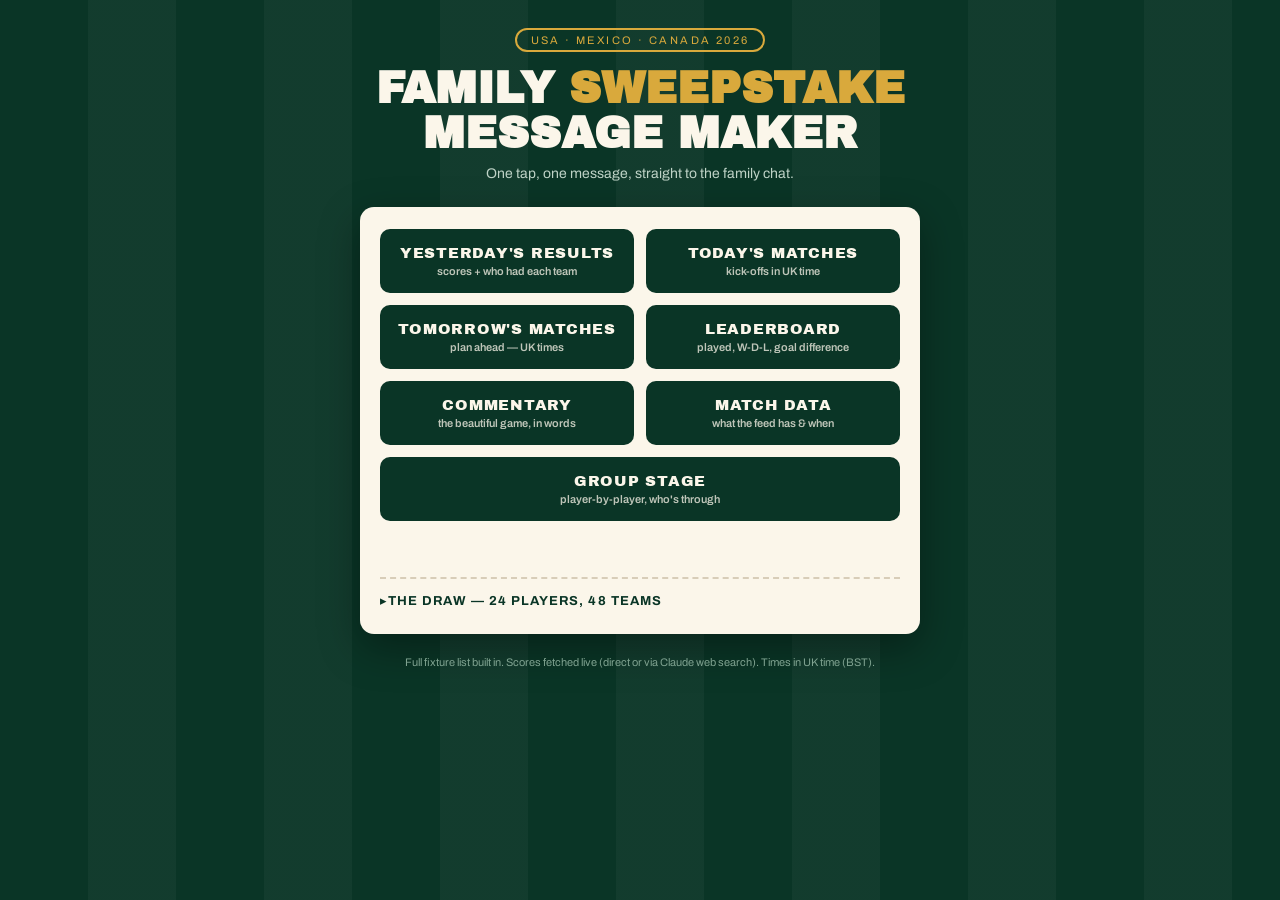
<file: index.html>
<!DOCTYPE html>
<html lang="en-GB">
<head>
<meta charset="UTF-8">
<meta name="viewport" content="width=device-width, initial-scale=1.0">
<title>Family World Cup Sweepstake 2026</title>
<style>
  @import url('https://fonts.googleapis.com/css2?family=Archivo+Black&family=Archivo:wght@400;600;700&display=swap');
  :root{
    --pitch:#0A3526; --pitch-line:#1C5A40; --cream:#FBF6EA; --ink:#16241D;
    --gold:#D9A93C; --bubble:#D9FDD3; --bubble-ink:#0B1F14; --muted:#6E7A72;
  }
  *{box-sizing:border-box;margin:0;padding:0}
  body{
    font-family:'Archivo',system-ui,sans-serif;
    background:repeating-linear-gradient(90deg, transparent 0 88px, rgba(255,255,255,.035) 88px 176px),var(--pitch);
    color:var(--cream); min-height:100vh;
    display:flex; flex-direction:column; align-items:center;
    padding:28px 16px 48px;
  }
  header{text-align:center; margin-bottom:26px; max-width:560px}
  .crest{display:inline-block; border:2px solid var(--gold); border-radius:999px;
    padding:4px 14px; font-size:11px; letter-spacing:.22em; text-transform:uppercase;
    color:var(--gold); margin-bottom:14px;}
  h1{font-family:'Archivo Black',sans-serif; font-size:clamp(28px,7vw,44px);
    line-height:1.02; text-transform:uppercase;}
  h1 .y{color:var(--gold)}
  header p{margin-top:10px; font-size:14px; color:#BFD3C7}
  .card{background:var(--cream); color:var(--ink); width:100%; max-width:560px;
    border-radius:14px; box-shadow:0 14px 40px rgba(0,0,0,.35); padding:22px 20px 26px;}
  .btn-row{display:flex; gap:12px; flex-wrap:wrap}
  button.gen{flex:1 1 200px; font-family:'Archivo Black',sans-serif; font-size:15px;
    text-transform:uppercase; letter-spacing:.05em; padding:16px 12px; border-radius:10px;
    border:none; cursor:pointer; background:var(--pitch); color:var(--cream);
    transition:transform .08s ease, background .15s ease;}
  button.gen:hover{background:var(--pitch-line)}
  button.gen:active{transform:scale(.98)}
  button.gen:disabled{opacity:.55; cursor:wait}
  button.gen:focus-visible,.copy:focus-visible,.roster summary:focus-visible{outline:3px solid var(--gold); outline-offset:2px;}
  button.gen small{display:block; font-family:'Archivo',sans-serif; font-weight:600;
    font-size:11px; text-transform:none; letter-spacing:0; opacity:.75; margin-top:4px}
  .status{margin-top:16px; font-size:13px; color:var(--muted); min-height:18px}
  .chat{margin-top:14px; padding:18px 14px 8px; background:#E7DFD2; border-radius:10px; display:none;}
  .chat.show{display:block}
  .bubble{position:relative; background:var(--bubble); color:var(--bubble-ink);
    border-radius:10px; border-top-left-radius:2px; padding:12px 14px 10px;
    white-space:pre-wrap; font-size:14.5px; line-height:1.5;
    box-shadow:0 1px 1px rgba(0,0,0,.12); word-wrap:break-word;}
  .bubble .tick{display:block; text-align:right; font-size:11px; color:#5BA08B; margin-top:6px;}
  .copy{margin:12px auto 8px; display:block; font-family:'Archivo',sans-serif;
    font-weight:700; font-size:13px; padding:10px 22px; border-radius:999px;
    border:2px solid var(--pitch); background:transparent; color:var(--pitch);
    cursor:pointer; transition:background .15s ease, color .15s ease;}
  .copy:hover{background:var(--pitch); color:var(--cream)}
  .roster{margin-top:22px; border-top:2px dashed #D8CDB8; padding-top:14px}
  .roster summary{cursor:pointer; font-weight:700; font-size:13px; text-transform:uppercase;
    letter-spacing:.08em; color:var(--pitch); list-style:none;}
  .roster summary::before{content:'\25B8 '}
  .roster[open] summary::before{content:'\25BE '}
  .roster table{width:100%; margin-top:10px; border-collapse:collapse; font-size:13.5px}
  .roster td{padding:5px 4px; border-bottom:1px solid #EDE5D4}
  .roster td:first-child{font-weight:700; white-space:nowrap}
  footer{margin-top:22px; font-size:11px; color:#7FA290; text-align:center; max-width:560px}
  @media (prefers-reduced-motion: reduce){ *{transition:none !important} }
</style>
</head>
<body>

<header>
  <div class="crest">USA &middot; Mexico &middot; Canada 2026</div>
  <h1>Family <span class="y">Sweepstake</span><br>Message Maker</h1>
  <p>One tap, one message, straight to the family chat.</p>
</header>

<main class="card">
  <div class="btn-row">
    <button class="gen" id="btnYesterday">Yesterday's results<small>scores + who had each team</small></button>
    <button class="gen" id="btnToday">Today's matches<small>kick-offs in UK time</small></button>
    <button class="gen" id="btnTomorrow">Tomorrow's matches<small>plan ahead — UK times</small></button>
    <button class="gen" id="btnLeaderboard">Leaderboard<small>played, W-D-L, goal difference</small></button>
    <button class="gen" id="btnCommentary">Commentary<small>the beautiful game, in words</small></button>
    <button class="gen" id="btnData">Match data<small>what the feed has &amp; when</small></button>
    <button class="gen" id="btnGroups">Group stage<small>player-by-player, who's through</small></button>
  </div>
  <div class="status" id="status"></div>

  <div class="chat" id="chat">
    <div class="bubble"><span id="msg"></span><span class="tick">12:00 &#10003;&#10003;</span></div>
    <button class="copy" id="btnCopy">Copy message</button>
  </div>

  <details class="roster">
    <summary>The draw &mdash; 24 players, 48 teams</summary>
    <table id="rosterTable"></table>
  </details>
</main>

<footer>Full fixture list built in. Scores fetched live (direct or via Claude web search). Times in UK time (BST).</footer>

<script>
/* ---------- Hard-coded full fixture schedule (104 matches, snapshot 2026-06-11) ---------- */
const EMBEDDED_MATCHES = [{"d":"2026-06-11","t":"13:00 UTC-6","a":"Mexico","b":"South Africa","g":"Mexico City"},{"d":"2026-06-11","t":"20:00 UTC-6","a":"South Korea","b":"Czech Republic","g":"Guadalajara (Zapopan)"},{"d":"2026-06-18","t":"12:00 UTC-4","a":"Czech Republic","b":"South Africa","g":"Atlanta"},{"d":"2026-06-18","t":"19:00 UTC-6","a":"Mexico","b":"South Korea","g":"Guadalajara (Zapopan)"},{"d":"2026-06-24","t":"19:00 UTC-6","a":"Czech Republic","b":"Mexico","g":"Mexico City"},{"d":"2026-06-24","t":"19:00 UTC-6","a":"South Africa","b":"South Korea","g":"Monterrey (Guadalupe)"},{"d":"2026-06-12","t":"15:00 UTC-4","a":"Canada","b":"Bosnia & Herzegovina","g":"Toronto"},{"d":"2026-06-13","t":"12:00 UTC-7","a":"Qatar","b":"Switzerland","g":"San Francisco Bay Area (Santa Clara)"},{"d":"2026-06-18","t":"12:00 UTC-7","a":"Switzerland","b":"Bosnia & Herzegovina","g":"Los Angeles (Inglewood)"},{"d":"2026-06-18","t":"15:00 UTC-7","a":"Canada","b":"Qatar","g":"Vancouver"},{"d":"2026-06-24","t":"12:00 UTC-7","a":"Switzerland","b":"Canada","g":"Vancouver"},{"d":"2026-06-24","t":"12:00 UTC-7","a":"Bosnia & Herzegovina","b":"Qatar","g":"Seattle"},{"d":"2026-06-13","t":"18:00 UTC-4","a":"Brazil","b":"Morocco","g":"New York/New Jersey (East Rutherford)"},{"d":"2026-06-13","t":"21:00 UTC-4","a":"Haiti","b":"Scotland","g":"Boston (Foxborough)"},{"d":"2026-06-19","t":"18:00 UTC-4","a":"Scotland","b":"Morocco","g":"Boston (Foxborough)"},{"d":"2026-06-19","t":"20:30 UTC-4","a":"Brazil","b":"Haiti","g":"Philadelphia"},{"d":"2026-06-24","t":"18:00 UTC-4","a":"Scotland","b":"Brazil","g":"Miami (Miami Gardens)"},{"d":"2026-06-24","t":"18:00 UTC-4","a":"Morocco","b":"Haiti","g":"Atlanta"},{"d":"2026-06-12","t":"18:00 UTC-7","a":"USA","b":"Paraguay","g":"Los Angeles (Inglewood)"},{"d":"2026-06-13","t":"21:00 UTC-7","a":"Australia","b":"Turkey","g":"Vancouver"},{"d":"2026-06-19","t":"12:00 UTC-7","a":"USA","b":"Australia","g":"Seattle"},{"d":"2026-06-19","t":"20:00 UTC-7","a":"Turkey","b":"Paraguay","g":"San Francisco Bay Area (Santa Clara)"},{"d":"2026-06-25","t":"19:00 UTC-7","a":"Turkey","b":"USA","g":"Los Angeles (Inglewood)"},{"d":"2026-06-25","t":"19:00 UTC-7","a":"Paraguay","b":"Australia","g":"San Francisco Bay Area (Santa Clara)"},{"d":"2026-06-14","t":"12:00 UTC-5","a":"Germany","b":"Curaçao","g":"Houston"},{"d":"2026-06-14","t":"19:00 UTC-4","a":"Ivory Coast","b":"Ecuador","g":"Philadelphia"},{"d":"2026-06-20","t":"16:00 UTC-4","a":"Germany","b":"Ivory Coast","g":"Toronto"},{"d":"2026-06-20","t":"19:00 UTC-5","a":"Ecuador","b":"Curaçao","g":"Kansas City"},{"d":"2026-06-25","t":"16:00 UTC-4","a":"Curaçao","b":"Ivory Coast","g":"Philadelphia"},{"d":"2026-06-25","t":"16:00 UTC-4","a":"Ecuador","b":"Germany","g":"New York/New Jersey (East Rutherford)"},{"d":"2026-06-14","t":"15:00 UTC-5","a":"Netherlands","b":"Japan","g":"Dallas (Arlington)"},{"d":"2026-06-14","t":"20:00 UTC-6","a":"Sweden","b":"Tunisia","g":"Monterrey (Guadalupe)"},{"d":"2026-06-20","t":"12:00 UTC-5","a":"Netherlands","b":"Sweden","g":"Houston"},{"d":"2026-06-20","t":"22:00 UTC-6","a":"Tunisia","b":"Japan","g":"Monterrey (Guadalupe)"},{"d":"2026-06-25","t":"18:00 UTC-5","a":"Japan","b":"Sweden","g":"Dallas (Arlington)"},{"d":"2026-06-25","t":"18:00 UTC-5","a":"Tunisia","b":"Netherlands","g":"Kansas City"},{"d":"2026-06-15","t":"12:00 UTC-7","a":"Belgium","b":"Egypt","g":"Seattle"},{"d":"2026-06-15","t":"18:00 UTC-7","a":"Iran","b":"New Zealand","g":"Los Angeles (Inglewood)"},{"d":"2026-06-21","t":"12:00 UTC-7","a":"Belgium","b":"Iran","g":"Los Angeles (Inglewood)"},{"d":"2026-06-21","t":"18:00 UTC-7","a":"New Zealand","b":"Egypt","g":"Vancouver"},{"d":"2026-06-26","t":"20:00 UTC-7","a":"Egypt","b":"Iran","g":"Seattle"},{"d":"2026-06-26","t":"20:00 UTC-7","a":"New Zealand","b":"Belgium","g":"Vancouver"},{"d":"2026-06-15","t":"12:00 UTC-4","a":"Spain","b":"Cape Verde","g":"Atlanta"},{"d":"2026-06-15","t":"18:00 UTC-4","a":"Saudi Arabia","b":"Uruguay","g":"Miami (Miami Gardens)"},{"d":"2026-06-21","t":"12:00 UTC-4","a":"Spain","b":"Saudi Arabia","g":"Atlanta"},{"d":"2026-06-21","t":"18:00 UTC-4","a":"Uruguay","b":"Cape Verde","g":"Miami (Miami Gardens)"},{"d":"2026-06-26","t":"19:00 UTC-5","a":"Cape Verde","b":"Saudi Arabia","g":"Houston"},{"d":"2026-06-26","t":"18:00 UTC-6","a":"Uruguay","b":"Spain","g":"Guadalajara (Zapopan)"},{"d":"2026-06-16","t":"15:00 UTC-4","a":"France","b":"Senegal","g":"New York/New Jersey (East Rutherford)"},{"d":"2026-06-16","t":"18:00 UTC-4","a":"Iraq","b":"Norway","g":"Boston (Foxborough)"},{"d":"2026-06-22","t":"17:00 UTC-4","a":"France","b":"Iraq","g":"Philadelphia"},{"d":"2026-06-22","t":"20:00 UTC-4","a":"Norway","b":"Senegal","g":"New York/New Jersey (East Rutherford)"},{"d":"2026-06-26","t":"15:00 UTC-4","a":"Norway","b":"France","g":"Boston (Foxborough)"},{"d":"2026-06-26","t":"15:00 UTC-4","a":"Senegal","b":"Iraq","g":"Toronto"},{"d":"2026-06-16","t":"20:00 UTC-5","a":"Argentina","b":"Algeria","g":"Kansas City"},{"d":"2026-06-16","t":"21:00 UTC-7","a":"Austria","b":"Jordan","g":"San Francisco Bay Area (Santa Clara)"},{"d":"2026-06-22","t":"12:00 UTC-5","a":"Argentina","b":"Austria","g":"Dallas (Arlington)"},{"d":"2026-06-22","t":"20:00 UTC-7","a":"Jordan","b":"Algeria","g":"San Francisco Bay Area (Santa Clara)"},{"d":"2026-06-27","t":"21:00 UTC-5","a":"Algeria","b":"Austria","g":"Kansas City"},{"d":"2026-06-27","t":"21:00 UTC-5","a":"Jordan","b":"Argentina","g":"Dallas (Arlington)"},{"d":"2026-06-17","t":"12:00 UTC-5","a":"Portugal","b":"DR Congo","g":"Houston"},{"d":"2026-06-17","t":"20:00 UTC-6","a":"Uzbekistan","b":"Colombia","g":"Mexico City"},{"d":"2026-06-23","t":"12:00 UTC-5","a":"Portugal","b":"Uzbekistan","g":"Houston"},{"d":"2026-06-23","t":"20:00 UTC-6","a":"Colombia","b":"DR Congo","g":"Guadalajara (Zapopan)"},{"d":"2026-06-27","t":"19:30 UTC-4","a":"Colombia","b":"Portugal","g":"Miami (Miami Gardens)"},{"d":"2026-06-27","t":"19:30 UTC-4","a":"DR Congo","b":"Uzbekistan","g":"Atlanta"},{"d":"2026-06-17","t":"15:00 UTC-5","a":"England","b":"Croatia","g":"Dallas (Arlington)"},{"d":"2026-06-17","t":"19:00 UTC-4","a":"Ghana","b":"Panama","g":"Toronto"},{"d":"2026-06-23","t":"16:00 UTC-4","a":"England","b":"Ghana","g":"Boston (Foxborough)"},{"d":"2026-06-23","t":"19:00 UTC-4","a":"Panama","b":"Croatia","g":"Toronto"},{"d":"2026-06-27","t":"17:00 UTC-4","a":"Panama","b":"England","g":"New York/New Jersey (East Rutherford)"},{"d":"2026-06-27","t":"17:00 UTC-4","a":"Croatia","b":"Ghana","g":"Philadelphia"},{"d":"2026-06-28","t":"12:00 UTC-7","a":"2A","b":"2B","g":"Los Angeles (Inglewood)"},{"d":"2026-06-29","t":"16:30 UTC-4","a":"1E","b":"3A/B/C/D/F","g":"Boston (Foxborough)"},{"d":"2026-06-29","t":"19:00 UTC-6","a":"1F","b":"2C","g":"Monterrey (Guadalupe)"},{"d":"2026-06-29","t":"12:00 UTC-5","a":"1C","b":"2F","g":"Houston"},{"d":"2026-06-30","t":"17:00 UTC-4","a":"1I","b":"3C/D/F/G/H","g":"New York/New Jersey (East Rutherford)"},{"d":"2026-06-30","t":"12:00 UTC-5","a":"2E","b":"2I","g":"Dallas (Arlington)"},{"d":"2026-06-30","t":"19:00 UTC-6","a":"1A","b":"3C/E/F/H/I","g":"Mexico City"},{"d":"2026-07-01","t":"12:00 UTC-4","a":"1L","b":"3E/H/I/J/K","g":"Atlanta"},{"d":"2026-07-01","t":"17:00 UTC-7","a":"1D","b":"3B/E/F/I/J","g":"San Francisco Bay Area (Santa Clara)"},{"d":"2026-07-01","t":"13:00 UTC-7","a":"1G","b":"3A/E/H/I/J","g":"Seattle"},{"d":"2026-07-02","t":"19:00 UTC-4","a":"2K","b":"2L","g":"Toronto"},{"d":"2026-07-02","t":"12:00 UTC-7","a":"1H","b":"2J","g":"Los Angeles (Inglewood)"},{"d":"2026-07-02","t":"20:00 UTC-7","a":"1B","b":"3E/F/G/I/J","g":"Vancouver"},{"d":"2026-07-03","t":"18:00 UTC-4","a":"1J","b":"2H","g":"Miami (Miami Gardens)"},{"d":"2026-07-03","t":"20:30 UTC-5","a":"1K","b":"3D/E/I/J/L","g":"Kansas City"},{"d":"2026-07-03","t":"13:00 UTC-5","a":"2D","b":"2G","g":"Dallas (Arlington)"},{"d":"2026-07-04","t":"17:00 UTC-4","a":"W74","b":"W77","g":"Philadelphia"},{"d":"2026-07-04","t":"12:00 UTC-5","a":"W73","b":"W75","g":"Houston"},{"d":"2026-07-05","t":"16:00 UTC-4","a":"W76","b":"W78","g":"New York/New Jersey (East Rutherford)"},{"d":"2026-07-05","t":"18:00 UTC-6","a":"W79","b":"W80","g":"Mexico City"},{"d":"2026-07-06","t":"14:00 UTC-5","a":"W83","b":"W84","g":"Dallas (Arlington)"},{"d":"2026-07-06","t":"17:00 UTC-7","a":"W81","b":"W82","g":"Seattle"},{"d":"2026-07-07","t":"12:00 UTC-4","a":"W86","b":"W88","g":"Atlanta"},{"d":"2026-07-07","t":"13:00 UTC-7","a":"W85","b":"W87","g":"Vancouver"},{"d":"2026-07-09","t":"16:00 UTC-4","a":"W89","b":"W90","g":"Boston (Foxborough)"},{"d":"2026-07-10","t":"12:00 UTC-7","a":"W93","b":"W94","g":"Los Angeles (Inglewood)"},{"d":"2026-07-11","t":"17:00 UTC-4","a":"W91","b":"W92","g":"Miami (Miami Gardens)"},{"d":"2026-07-11","t":"20:00 UTC-5","a":"W95","b":"W96","g":"Kansas City"},{"d":"2026-07-14","t":"14:00 UTC-5","a":"W97","b":"W98","g":"Dallas (Arlington)"},{"d":"2026-07-15","t":"15:00 UTC-4","a":"W99","b":"W100","g":"Atlanta"},{"d":"2026-07-18","t":"17:00 UTC-4","a":"L101","b":"L102","g":"Miami (Miami Gardens)"},{"d":"2026-07-19","t":"15:00 UTC-4","a":"W101","b":"W102","g":"New York/New Jersey (East Rutherford)"}];

const EMBEDDED_CHANNELS = {"Mexico|South Africa":"ITV1","South Korea|Czech Republic":"ITV","Canada|Bosnia & Herzegovina":"BBC","USA|Paraguay":"BBC","Qatar|Switzerland":"ITV","Brazil|Morocco":"BBC","Haiti|Scotland":"BBC","Australia|Turkey":"ITV","Germany|Curaçao":"ITV","Netherlands|Japan":"ITV","Ivory Coast|Ecuador":"BBC","Sweden|Tunisia":"ITV","Spain|Cape Verde":"ITV","Belgium|Egypt":"BBC","Saudi Arabia|Uruguay":"ITV","Iran|New Zealand":"BBC","France|Senegal":"BBC","Iraq|Norway":"BBC","Argentina|Algeria":"ITV","Austria|Jordan":"BBC","Portugal|DR Congo":"BBC","England|Croatia":"ITV1","Ghana|Panama":"ITV","Uzbekistan|Colombia":"BBC","Czech Republic|South Africa":"BBC","Switzerland|Bosnia & Herzegovina":"ITV","Canada|Qatar":"ITV","Mexico|South Korea":"BBC","USA|Australia":"BBC","Scotland|Morocco":"ITV1","Brazil|Haiti":"ITV","Turkey|Paraguay":"ITV","Netherlands|Sweden":"BBC","Germany|Ivory Coast":"ITV","Ecuador|Curaçao":"BBC","Tunisia|Japan":"BBC","Spain|Saudi Arabia":"BBC","Belgium|Iran":"ITV","Uruguay|Cape Verde":"BBC","New Zealand|Egypt":"ITV","Argentina|Austria":"BBC","France|Iraq":"BBC","Norway|Senegal":"ITV","Jordan|Algeria":"ITV","Portugal|Uzbekistan":"ITV","England|Ghana":"BBC One","Panama|Croatia":"BBC","Colombia|DR Congo":"ITV","Bosnia & Herzegovina|Qatar":"ITV","Switzerland|Canada":"ITV","Morocco|Haiti":"BBC","Scotland|Brazil":"BBC","Czech Republic|Mexico":"BBC","South Africa|South Korea":"BBC","Curaçao|Ivory Coast":"BBC","Ecuador|Germany":"BBC","Japan|Sweden":"BBC","Tunisia|Netherlands":"BBC","Paraguay|Australia":"ITV","Turkey|USA":"ITV","Norway|France":"ITV","Senegal|Iraq":"ITV","Cape Verde|Saudi Arabia":"ITV","Uruguay|Spain":"ITV","Egypt|Iran":"BBC","New Zealand|Belgium":"BBC","Croatia|Ghana":"ITV","Panama|England":"ITV1","Colombia|Portugal":"BBC","DR Congo|Uzbekistan":"BBC","Algeria|Austria":"BBC","Jordan|Argentina":"BBC"};

/* ---------- Hard-coded sweepstake draw (validated v. official 48) ---------- */
const PLAYERS = [
  ["Ali", ["Iran","Japan"]],
  ["Carlotta", ["Cape Verde","South Africa"]],
  ["Dan", ["Bosnia & Herzegovina","Argentina"]],
  ["Elliot", ["Algeria","France"]],
  ["Euan", ["Australia","Colombia"]],
  ["George", ["Netherlands","Ecuador"]],
  ["Hannah", ["Jordan","Germany"]],
  ["Jack", ["Cura\u00e7ao","Saudi Arabia"]],
  ["Jan", ["Belgium","Spain"]],
  ["Joseph", ["Tunisia","Sweden"]],
  ["Josh", ["Uruguay","Iraq"]],
  ["Jonathan", ["Ivory Coast","Switzerland"]],
  ["Jenny", ["Croatia","Egypt"]],
  ["Kate", ["USA","Qatar"]],
  ["Katie", ["Paraguay","Morocco"]],
  ["Laura", ["Uzbekistan","Czech Republic"]],
  ["Lou", ["Mexico","Brazil"]],
  ["Matt", ["Ghana","Haiti"]],
  ["Mike", ["New Zealand","Scotland"]],
  ["Nick", ["England","South Korea"]],
  ["Patrick", ["Norway","Senegal"]],
  ["Paul", ["Portugal","Turkey"]],
  ["Sophie", ["Panama","Austria"]],
  ["Vic", ["Canada","DR Congo"]]
];
const TEAM_TO_PLAYER = {};
PLAYERS.forEach(([p, teams]) => teams.forEach(t => TEAM_TO_PLAYER[t] = p));

/* Player pronouns, supplied by the family (never guessed from names). Anyone not listed
   defaults to they/them, which is always safe. Add entries here as they're confirmed. */
const PRONOUNS = {
  Ali: "she/her", Carlotta: "she/her", Hannah: "she/her", Jan: "she/her",
  Jenny: "she/her", Kate: "she/her", Katie: "she/her", Laura: "she/her",
  Lou: "she/her", Sophie: "she/her",
  Dan: "he/him", Elliot: "he/him", Euan: "he/him", George: "he/him",
  Jack: "he/him", Jonathan: "he/him", Joseph: "he/him", Josh: "he/him",
  Matt: "he/him", Mike: "he/him", Nick: "he/him", Patrick: "he/him",
  Paul: "he/him", Vic: "he/him"
};
const pronounsOf = name => PRONOUNS[name] || "they/them";

const FLAGS = {
  "Algeria":"\ud83c\udde9\ud83c\uddff","Argentina":"\ud83c\udde6\ud83c\uddf7","Australia":"\ud83c\udde6\ud83c\uddfa","Austria":"\ud83c\udde6\ud83c\uddf9","Belgium":"\ud83c\udde7\ud83c\uddea",
  "Bosnia & Herzegovina":"\ud83c\udde7\ud83c\udde6","Brazil":"\ud83c\udde7\ud83c\uddf7","Canada":"\ud83c\udde8\ud83c\udde6","Cape Verde":"\ud83c\udde8\ud83c\uddfb",
  "Colombia":"\ud83c\udde8\ud83c\uddf4","Croatia":"\ud83c\udded\ud83c\uddf7","Cura\u00e7ao":"\ud83c\udde8\ud83c\uddfc","Czech Republic":"\ud83c\udde8\ud83c\uddff",
  "DR Congo":"\ud83c\udde8\ud83c\udde9","Ecuador":"\ud83c\uddea\ud83c\udde8","Egypt":"\ud83c\uddea\ud83c\uddec","England":"\ud83c\udff4\udb40\udc67\udb40\udc62\udb40\udc65\udb40\udc6e\udb40\udc67\udb40\udc7f","France":"\ud83c\uddeb\ud83c\uddf7",
  "Germany":"\ud83c\udde9\ud83c\uddea","Ghana":"\ud83c\uddec\ud83c\udded","Haiti":"\ud83c\udded\ud83c\uddf9","Iran":"\ud83c\uddee\ud83c\uddf7","Iraq":"\ud83c\uddee\ud83c\uddf6",
  "Ivory Coast":"\ud83c\udde8\ud83c\uddee","Japan":"\ud83c\uddef\ud83c\uddf5","Jordan":"\ud83c\uddef\ud83c\uddf4","Mexico":"\ud83c\uddf2\ud83c\uddfd","Morocco":"\ud83c\uddf2\ud83c\udde6",
  "Netherlands":"\ud83c\uddf3\ud83c\uddf1","New Zealand":"\ud83c\uddf3\ud83c\uddff","Norway":"\ud83c\uddf3\ud83c\uddf4","Panama":"\ud83c\uddf5\ud83c\udde6",
  "Paraguay":"\ud83c\uddf5\ud83c\uddfe","Portugal":"\ud83c\uddf5\ud83c\uddf9","Qatar":"\ud83c\uddf6\ud83c\udde6","Saudi Arabia":"\ud83c\uddf8\ud83c\udde6",
  "Scotland":"\ud83c\udff4\udb40\udc67\udb40\udc62\udb40\udc73\udb40\udc63\udb40\udc74\udb40\udc7f","Senegal":"\ud83c\uddf8\ud83c\uddf3","South Africa":"\ud83c\uddff\ud83c\udde6","South Korea":"\ud83c\uddf0\ud83c\uddf7",
  "Spain":"\ud83c\uddea\ud83c\uddf8","Sweden":"\ud83c\uddf8\ud83c\uddea","Switzerland":"\ud83c\udde8\ud83c\udded","Tunisia":"\ud83c\uddf9\ud83c\uddf3","Turkey":"\ud83c\uddf9\ud83c\uddf7",
  "USA":"\ud83c\uddfa\ud83c\uddf8","Uruguay":"\ud83c\uddfa\ud83c\uddfe","Uzbekistan":"\ud83c\uddfa\ud83c\uddff"
};

const DATA_URL = "https://raw.githubusercontent.com/openfootball/worldcup.json/master/2026/worldcup.json";
const LEADERBOARD_FOOTER = "\n\n\ud83d\udcca Full table: https://paulshep.github.io/worldcup2026/leaderboard.html";

const REZA_TEAMS = {"1":"Mexico","2":"South Africa","3":"South Korea","4":"Czech Republic","5":"Canada","6":"Bosnia and Herzegovina","7":"Qatar","8":"Switzerland","9":"Brazil","10":"Morocco","11":"Haiti","12":"Scotland","13":"United States","14":"Paraguay","15":"Australia","16":"Turkey","17":"Germany","18":"Curaçao","19":"Ivory Coast","20":"Ecuador","21":"Netherlands","22":"Japan","23":"Sweden","24":"Tunisia","25":"Belgium","26":"Egypt","27":"Iran","28":"New Zealand","29":"Spain","30":"Cape Verde","31":"Saudi Arabia","32":"Uruguay","33":"France","34":"Senegal","35":"Iraq","36":"Norway","37":"Argentina","38":"Algeria","39":"Austria","40":"Jordan","41":"Portugal","42":"Democratic Republic of the Congo","43":"Uzbekistan","44":"Colombia","45":"England","46":"Croatia","47":"Ghana","48":"Panama"};
const LIVE_URL = "https://worldcup26.ir/get/games";
function rezaToMatch(g){
  const a = REZA_TEAMS[String(g.home_team_id)];
  const b = REZA_TEAMS[String(g.away_team_id)];
  if(!a || !b) return null;
  let s;
  const fin = String(g.finished).toUpperCase() === "TRUE" || ["finished","fulltime"].includes(String(g.time_elapsed).toLowerCase());
  const hs = parseInt(g.home_score, 10), as = parseInt(g.away_score, 10);
  if(fin && Number.isFinite(hs) && Number.isFinite(as)){
    s = [hs, as];
    const ph = parseInt(g.home_pens ?? g.home_penalties, 10), pa = parseInt(g.away_pens ?? g.away_penalties, 10);
    if(Number.isFinite(ph) && Number.isFinite(pa)) s = [hs, as, ph, pa];
  }
  return {a, b, s};
}
async function fetchLiveScores(){
  const ctl = new AbortController();
  const timer = setTimeout(() => ctl.abort(), 7000);
  const r = await fetch(LIVE_URL, {cache:"no-store", signal:ctl.signal});
  clearTimeout(timer);
  if(!r.ok) throw new Error("live HTTP " + r.status);
  const j = await r.json();
  const games = Array.isArray(j) ? j : (j.data || j.games || j.matches || []);
  const map = {};
  games.forEach(g => { const m = rezaToMatch(g); if(m && m.s) map[m.a + "|" + m.b] = m.s; });
  return map;
}


/* ---------- Date helpers (anchored to UK time) ---------- */
function kickoffUTC(m){
  if(!m.d) return null;
  const [y,mo,d] = m.d.split("-").map(Number);
  if(!m.t) return new Date(Date.UTC(y, mo-1, d, 12, 0));
  const t = m.t.match(/(\d{1,2}):(\d{2})/);
  const off = m.t.match(/UTC([+-])(\d{1,2})(?::(\d{2}))?/);
  let h = t ? +t[1] : 12, min = t ? +t[2] : 0, offMin = 0;
  if(off){ offMin = (+off[2])*60 + (off[3]?+off[3]:0); if(off[1]==="-") offMin = -offMin; }
  return new Date(Date.UTC(y, mo-1, d, h, min) - offMin*60000);
}
const ukDateStr = d => new Intl.DateTimeFormat("en-CA",{timeZone:"Europe/London",year:"numeric",month:"2-digit",day:"2-digit"}).format(d);
const ukTime = d => new Intl.DateTimeFormat("en-GB",{timeZone:"Europe/London",hour:"numeric",minute:"2-digit",hour12:true}).format(d).replace(/\s/g,"");
const ukNiceDate = d => new Intl.DateTimeFormat("en-GB",{timeZone:"Europe/London",weekday:"long",day:"numeric",month:"long"}).format(d);

/* Rolling-window helpers. We group by a 24h window from "now" rather than by UK
   calendar date, so a gameday whose late US kick-offs spill into the early hours of
   the next UK day stays together instead of being split across two dates. */
const HOUR = 3600*1000, DAY = 24*HOUR;
function inWindow(ko, startMs, endMs){ return ko && ko.getTime() >= startMs && ko.getTime() < endMs; }
const ukShort = d => new Intl.DateTimeFormat("en-GB",{timeZone:"Europe/London",weekday:"long",day:"numeric",month:"long"}).format(d);
/* Label a set of in-window matches by the UK date(s) they actually span. */
function windowLabel(kos){
  if(!kos.length) return "";
  const days = [...new Set(kos.map(k => ukDateStr(k)))].sort();
  if(days.length === 1) return ukShort(new Date(days[0] + "T12:00:00Z"));
  const first = ukShort(new Date(days[0] + "T12:00:00Z"));
  const last = ukShort(new Date(days[days.length-1] + "T12:00:00Z"));
  // trim the month off the first if both share it, e.g. "Wednesday 10 – Thursday 11 June"
  return first + " – " + last;
}

/* ---------- Formatting ---------- */
const teamLabel = n => (FLAGS[n] ? FLAGS[n] + " " + n : n);

/* Append each country's flag immediately after every mention of its name (for commentary).
   Longest names first so "South Korea" is handled before any short substring; the negative
   lookahead prevents adding a second flag where one is already present. */
const FLAG_NAMES = Object.keys(FLAGS).sort((a,b) => b.length - a.length);
function withFlags(text){
  for(const name of FLAG_NAMES){
    const flag = FLAGS[name];
    const esc = name.replace(/[.*+?^${}()|[\]\\]/g, "\\$&");
    text = text.replace(new RegExp(esc + "(?!\\uFE0F|\\s*" + flag + ")", "g"), name + " " + flag);
  }
  return text;
}
const venueLabel = g => g ? g.replace(/\s*\(.*\)\s*$/, "") : "";
function playerNote(t1, t2){
  const p1 = TEAM_TO_PLAYER[t1], p2 = TEAM_TO_PLAYER[t2];
  if(p1 && p2) return p1 === p2 ? "(both " + p1 + "!)" : "(" + p1 + " v " + p2 + ")";
  if(p1) return "(" + p1 + "'s " + t1 + ")";
  if(p2) return "(" + p2 + "'s " + t2 + ")";
  return "";
}

/* ---------- Data: live fetch -> embedded fallback ---------- */
async function loadMatches(){
  try{
    const ctl = new AbortController();
    const timer = setTimeout(() => ctl.abort(), 6000);
    const r = await fetch(DATA_URL, {cache:"no-store", signal:ctl.signal});
    clearTimeout(timer);
    if(!r.ok) throw new Error("HTTP " + r.status);
    const j = await r.json();
    const norm = (j.matches || []).map(m => ({
      d: m.date, t: m.time,
      a: typeof m.team1 === "object" ? m.team1.name : m.team1,
      b: typeof m.team2 === "object" ? m.team2.name : m.team2,
      s: (function(sc){
        if(!sc || !(sc.ft || sc.et)) return undefined;
        let v = (sc.et || sc.ft).slice();
        const pens = sc.p || sc.ps || sc.pen;   // openfootball uses "p" for the shoot-out
        if(pens) v = v.concat(pens);
        else if(sc.et) v.push("aet");
        return v;
      })(m.score),
      g: m.ground
    }));
    await overlayLive(norm);
    await overlayKnockouts(norm);
    return {matches: norm, live: true};
  }catch(_){
    const base = EMBEDDED_MATCHES.map(m => ({...m}));
    await overlayLive(base);
    await overlayKnockouts(base);
    return {matches: base, live: false};
  }
}

/* Scores published by our own GitHub Action (api-football-backed). Same-origin on the
   hosted site, keyless. This is the most reliable source, so it is applied first. */
async function fetchPublishedScores(){
  const r = await fetch("scores.json", {cache:"no-store"});
  if(!r.ok) throw new Error("scores.json " + r.status);
  const j = await r.json();
  return j.scores || {};
}
async function overlayLive(matches){
  try{
    const pub = await fetchPublishedScores();
    matches.forEach(m => { const k = m.a + "|" + m.b; if(pub[k]) m.s = pub[k]; });
  }catch(_){ /* not hosted, or file absent — fall through */ }
  try{
    const live = await fetchLiveScores();
    matches.forEach(m => { const k = m.a + "|" + m.b; if(live[k] && !m.s) m.s = live[k]; });
  }catch(_){ /* keep base scores */ }
}

/* Resolved knockout bracket published by the Action (football-data.org-backed). */
const KO_URL = "knockouts.json";
async function fetchKnockouts(){
  try{
    const r = await fetch(KO_URL, {cache:"no-store"});
    if(!r.ok) return [];
    const j = await r.json();
    return (j.fixtures || []).filter(f => f.utc && FLAGS[f.a] && FLAGS[f.b]);
  }catch(_){ return []; }
}
/* ---------- Deterministic Round-of-32 resolution from our own group tables ----------
   Winner / runner-up slots resolve straight from the standings. Best-third slots use
   FIFA's official Annex C allocation (the 495-combination table in the tournament
   regulations): we work out which eight groups' third-placed teams qualify, then apply
   the row for that exact combination (regs column order is 1A,1B,1D,1E,1G,1I,1K,1L).
   This makes the bracket correct and complete the moment the group stage ends, with no
   wait for any feed; the feed (knockouts.json) still runs first and wins where present. */
function wcStandings(pub){
  const table = {}; const thirds = []; let allComplete = true;
  wcGroups().forEach(G => {
    const tbl = {}; G.teams.forEach(t => tbl[t] = {team:t,P:0,W:0,D:0,L:0,GF:0,GA:0});
    let played = 0;
    G.games.forEach(g => {
      let s = pub[g.a+"|"+g.b];
      if(!s && pub[g.b+"|"+g.a]){ const r = pub[g.b+"|"+g.a]; s = [r[1], r[0]]; }
      if(!s) return;
      played++;
      const A = tbl[g.a], B = tbl[g.b], ga = s[0], gb = s[1];
      A.P++; B.P++; A.GF += ga; A.GA += gb; B.GF += gb; B.GA += ga;
      if(ga > gb){ A.W++; B.L++; } else if(ga < gb){ B.W++; A.L++; } else { A.D++; B.D++; }
    });
    const rows = Object.values(tbl)
      .map(r => ({...r, GD: r.GF - r.GA, Pts: r.W*3 + r.D}))
      .sort((a,b) => b.Pts - a.Pts || b.GD - a.GD || b.GF - a.GF || a.team.localeCompare(b.team));
    table[G.letter] = rows.map(r => r.team);
    if(played === 6) thirds.push({letter: G.letter, rec: rows[2]}); else allComplete = false;
  });
  let thirdGroups = [];
  if(allComplete){
    thirdGroups = thirds.slice()
      .sort((a,b) => b.rec.Pts - a.rec.Pts || b.rec.GD - a.rec.GD || b.rec.GF - a.rec.GF || a.letter.localeCompare(b.letter))
      .slice(0, 8).map(x => x.letter).sort();
  }
  return {table, thirdGroups, allComplete};
}

/* FIFA Annex C rows, keyed by the sorted 8-letter combination of qualifying-third groups.
   Each value maps a group winner's slot to the third-placed group it is drawn against. */
const ANNEX_C = {
  "BDEFIJKL": {A:"E", B:"J", D:"B", E:"D", G:"I", I:"F", K:"L", L:"K"}  // 2026 combination (Annex C row 67)
};

const _isWin   = x => /^[12][A-L]$/.test(x);
const _isThird = x => /^3[A-L](\/[A-L])*$/.test(x);

function deterministicR32(matches, pub){
  const {table, thirdGroups, allComplete} = wcStandings(pub);
  if(!allComplete) return;                          // only resolve once every group is final
  const thirdMap = ANNEX_C[thirdGroups.join("")];
  if(!thirdMap) return;                             // unfamiliar combination — leave it to the feed
  const win = c => table[c[1]] ? table[c[1]][c[0] === "1" ? 0 : 1] : null;
  // Winner (or loser) of a completed tie, from our own scores. Handles penalties and either
  // stored key orientation (a|b or b|a).
  const outcome = (a, b, wantLoser) => {
    let s = pub[a + "|" + b], x = a, y = b;
    if(!s && pub[b + "|" + a]){ s = pub[b + "|" + a]; x = b; y = a; }
    if(!s) return null;
    const w = (s.length >= 4) ? (s[2] > s[3] ? x : y) : (s[0] > s[1] ? x : (s[1] > s[0] ? y : null));
    if(!w) return null;
    return wantLoser ? (w === a ? b : a) : w;
  };
  // Resolve every knockout slot from the EMBEDDED bracket, in match-number order so winners
  // cascade forward. R32 slots come from the group tables + Annex C; every later round uses
  // W##/L## progression (winner/loser of match ##). Keyed by kick-off instant so it corrects a
  // fixture regardless of where `matches` came from (our codes OR a stale openfootball placeholder).
  const teamsByNum = {}, byInstant = {};
  const side = (slot, isA) => {
    const code = isA ? slot.a : slot.b, other = isA ? slot.b : slot.a;
    if(FLAGS[code]) return code;                                              // already a real team
    if(_isWin(code)) return win(code);                                        // 1X / 2X
    if(_isThird(code) && _isWin(other)){ const tg = thirdMap[other[1]]; return (tg && table[tg]) ? table[tg][2] : null; }
    const m = /^([WL])(\d+)$/.exec(code);                                     // W##/L## progression
    if(m){ const t = teamsByNum[+m[2]]; return t ? outcome(t.a, t.b, m[1] === "L") : null; }
    return null;
  };
  for(let num = 73; num <= 104; num++){
    const slot = EMBEDDED_MATCHES[num - 1];
    if(!slot) continue;
    const a = side(slot, true), b = side(slot, false);
    if(!(FLAGS[a] && FLAGS[b])) continue;
    teamsByNum[num] = {a, b};
    const ko = kickoffUTC(slot);
    if(ko) byInstant[ko.getTime()] = [a, b];
  }
  matches.forEach(m => {
    if(FLAGS[m.a] && FLAGS[m.b]) return;            // already real (feed/openfootball resolved it)
    const ko = kickoffUTC(m);
    const r = ko && byInstant[ko.getTime()];
    if(r){ m.a = r[0]; m.b = r[1]; }
  });
}

/* Replace placeholder knockout fixtures (2A, 1E, 3A/B/C/D/F...) with the real teams,
   matched by kick-off instant so the schedule/venue is preserved. The feed runs first;
   any slot it hasn't resolved is then filled deterministically from our group tables. */
async function overlayKnockouts(matches){
  const fixtures = await fetchKnockouts();
  // A better score is one that is present and at least as detailed as what's there (so a bare
  // [0,0] from the feed can't wipe out a [0,0,pen,pen] penalty result we already hold).
  const better = (nu, old) => nu && (!old || nu.length >= old.length);
  fixtures.forEach(f => {
    const inst = new Date(f.utc).getTime();
    const slot = matches.find(m => { const ko = kickoffUTC(m); return ko && ko.getTime() === inst && !(FLAGS[m.a] && FLAGS[m.b]); });
    if(slot){ slot.a = f.a; slot.b = f.b; if(better(f.s, slot.s)) slot.s = f.s; return; }
    const already = matches.find(m => m.a === f.a && m.b === f.b);
    if(already){ if(better(f.s, already.s)) already.s = f.s; return; }
    const dt = new Date(f.utc);
    const t = String(dt.getUTCHours()).padStart(2,"0") + ":" + String(dt.getUTCMinutes()).padStart(2,"0") + " UTC+0";
    matches.push({d: f.utc.slice(0,10), t, a: f.a, b: f.b, s: f.s || undefined, g: null});
  });
  // Deterministic fallback: fill any R32 slot the feed missed, from our own complete tables.
  try{
    let pub = {};
    try{ pub = await fetchPublishedScores(); }catch(_){}
    matches.forEach(m => { if(m.s) pub[m.a + "|" + m.b] = m.s; });
    // If the published file and live feeds were both empty, fall back to last-known cached
    // scores (dated keys a|b|d -> undated a|b) so the bracket still resolves after a hiccup.
    if(Object.keys(pub).length === 0){
      try{
        const cached = await cacheGet("wc26-scores-v2");
        Object.keys(cached || {}).forEach(k => { const p = k.split("|"); if(p.length >= 2) pub[p[0] + "|" + p[1]] = cached[k]; });
      }catch(_){}
    }
    deterministicR32(matches, pub);
  }catch(_){}
  // Safety: drop any exact duplicate knockout fixture (same date + teams) the feed appended.
  const seen = new Set();
  for(let i = 0; i < matches.length; i++){
    const m = matches[i];
    if(FLAGS[m.a] && FLAGS[m.b] && m.d >= "2026-06-28"){
      const k = m.d + "|" + [m.a, m.b].sort().join("|");
      if(seen.has(k)){ matches.splice(i, 1); i--; continue; }
      seen.add(k);
    }
  }
  return matches;
}

/* ---------- Shared Claude + web-search JSON helper ---------- */
async function askClaudeOnce(prompt, useTools){
  const body = {
    model: "claude-sonnet-4-20250514",
    max_tokens: 1000,
    messages: [{role:"user", content: prompt}]
  };
  if(useTools) body.tools = [{type:"web_search_20250305", name:"web_search"}];
  let resp;
  try{
    resp = await fetch("https://api.anthropic.com/v1/messages", {
      method: "POST",
      headers: {"Content-Type": "application/json"},
      body: JSON.stringify(body)
    });
  }catch(e){ throw new Error("network: " + e.message); }
  const raw = await resp.text();
  if(!resp.ok) throw new Error("HTTP " + resp.status + ": " + raw.slice(0,160));
  let data;
  try{ data = JSON.parse(raw); }catch(_){ throw new Error("non-JSON reply: " + raw.slice(0,160)); }
  if(data.type === "error" || data.error) throw new Error("API error: " + JSON.stringify(data.error || data).slice(0,160));
  const text = (data.content || []).filter(c => c.type === "text").map(c => c.text).join("\n");
  const clean = text.replace(/```json|```/g, "").trim();
  const start = clean.indexOf("["), end = clean.lastIndexOf("]");
  if(start === -1 || end === -1) throw new Error("no JSON array in reply: " + clean.slice(0,120));
  try{ return JSON.parse(clean.slice(start, end + 1)); }
  catch(e){ throw new Error("bad JSON in reply: " + clean.slice(start, start+120)); }
}

/* Try with web search first; if the environment rejects the request shape,
   retry without tools so we can at least learn which variant this runtime allows. */
async function askClaude(prompt){
  try{
    const r = await askClaudeOnce(prompt, true);
    askClaude.mode = "web search";
    return r;
  }catch(e1){
    if(!/network:|HTTP 4|Invalid response/i.test(e1.message)) throw e1;
    try{
      const r = await askClaudeOnce(prompt + " Do not guess: if you are not certain, use null.", false);
      askClaude.mode = "no web search (limited)";
      return r;
    }catch(e2){
      throw new Error("with web search: [" + e1.message.slice(0,90) + "] without: [" + e2.message.slice(0,90) + "]");
    }
  }
}

/* ---------- Score lookup ---------- */
async function fetchScoresViaClaude(fixtures, niceDay){
  const list = fixtures.map(f => f.a + " v " + f.b).join("; ");
  return askClaude("Search the web for the final scores of these FIFA World Cup 2026 matches played on " + niceDay + " 2026: " + list +
    ". Respond with ONLY a JSON array, no markdown fences, no other text. One object per match, using EXACTLY the team names I gave you: " +
    '[{"team1":"...","team2":"...","ft":[goalsIncExtraTime,goals],"aet":false,"pens":null}]. Set aet true if decided in extra time; set pens to [a,b] if a penalty shootout happened. If a final score cannot be confirmed, use null for ft.');
}

/* ---------- UK TV channel lookup ---------- */
async function fetchChannelsViaClaude(fixtures, niceDay){
  const list = fixtures.map(f => f.a + " v " + f.b).join("; ");
  return askClaude("Search the web for which UK television channel is broadcasting each of these FIFA World Cup 2026 matches live on " + niceDay + " 2026: " + list +
    ". UK coverage is shared between BBC and ITV. Respond with ONLY a JSON array, no markdown fences, no other text, using EXACTLY the team names I gave you: " +
    '[{"team1":"...","team2":"...","channel":"BBC One"}]. Use the specific channel name (e.g. BBC One, BBC Two, ITV1, ITV4). If unconfirmed, use null for channel.');
}


/* ---------- Message builders ---------- */
async function buildFixturesMsg(matches, startMs, endMs, setStatus, label){
  label = label || "TODAY";
  buildFixturesMsg.tvError = null;
  const todays = matches
    .map(m => ({m, ko: kickoffUTC(m)}))
    .filter(x => inWindow(x.ko, startMs, endMs))
    .sort((a,b) => a.ko - b.ko);
  const niceDay = windowLabel(todays.map(x => x.ko)) || "the next 24 hours";
  if(todays.length === 0) return "\u26bd WORLD CUP 2026 \u2014 " + (label === "TOMORROW" ? "TOMORROW" : "TODAY") + "\n\nNo matches in the " + (label === "TOMORROW" ? "following" : "next") + " 24 hours. Rest those nerves!";

  /* UK TV channels: embedded schedule first, then cache, then Claude web search */
  const tv = await cacheGet("wc26-tv");
  todays.forEach(x => {
    const ch = EMBEDDED_CHANNELS[x.m.a + "|" + x.m.b] || EMBEDDED_CHANNELS[x.m.b + "|" + x.m.a];
    if(ch) tv[mKey(x.m)] = ch;
  });
  const known = todays.filter(x => FLAGS[x.m.a] && FLAGS[x.m.b]);
  const need = known.filter(x => !tv[mKey(x.m)]);
  if(need.length > 0){
    if(setStatus) setStatus("Checking UK TV channels\u2026");
    try{
      const found = await fetchChannelsViaClaude(need.map(x => x.m), niceDay);
      found.forEach(f => {
        const x = need.find(n => n.m.a === f.team1 && n.m.b === f.team2);
        if(x && f.channel) tv[mKey(x.m)] = f.channel;
      });
      await cacheSet("wc26-tv", tv);
    }catch(e){ buildFixturesMsg.tvError = e.message; }
  }

  const lines = todays.map(({m, ko}) => {
    const note = playerNote(m.a, m.b);
    const ch = tv[mKey(m)];
    const head = ukTime(ko) + " BST \u2014 " + teamLabel(m.a) + " v " + teamLabel(m.b) + (ch ? " \ud83d\udcfa " + ch : "");
    const v = venueLabel(m.g);
    const sub = [note, v ? "\ud83d\udccd " + v : ""].filter(Boolean).join(" \u00b7 ");
    return sub ? head + "\n" + sub : head;
  });
  return "\u26bd WORLD CUP 2026 \u2014 " + label + "'S MATCHES\n" + niceDay + " (all times UK)\n\n" + lines.join("\n\n");
}

async function buildResultsMsg(matches, live, startMs, endMs, setStatus){
  const played = matches.filter(m => inWindow(kickoffUTC(m), startMs, endMs));
  const niceDay = windowLabel(played.map(m => kickoffUTC(m))) || "the last 24 hours";
  if(played.length === 0) return "\u26bd WORLD CUP 2026 \u2014 RESULTS\n\nNo matches in the last 24 hours.";

  let scores = {};
  played.forEach(m => { if(m.s) scores[m.a + "|" + m.b] = m.s; });

  const missing = played.filter(m => !scores[m.a + "|" + m.b]);
  if(missing.length > 0){
    setStatus("Looking up " + missing.length + " score(s) via Claude web search\u2026");
    try{
      const found = await fetchScoresViaClaude(missing, niceDay);
      found.forEach(f => { if(f.ft) scores[f.team1 + "|" + f.team2] = f.pens ? f.ft.concat(f.pens) : (f.aet ? f.ft.concat(["aet"]) : f.ft); });
    }catch(_){ /* fall through; unscored matches will say so */ }
  }

  const lines = played.map(m => {
    const s = scores[m.a + "|" + m.b];
    const note = playerNote(m.a, m.b);
    const head = s
      ? teamLabel(m.a) + " " + s[0] + "\u2013" + s[1] + " " + teamLabel(m.b) + scoreSuffix(s)
      : teamLabel(m.a) + " v " + teamLabel(m.b) + " \u2014 result not confirmed yet";
    return note ? head + "\n" + note : head;
  });
  return "\u26bd WORLD CUP 2026 \u2014 RESULTS\n" + niceDay + "\n\n" + lines.join("\n\n");
}

/* Score arrays: [a,b] = 90 mins; [a,b,"aet"] = extra time; [a,b,pa,pb] = pens decided */
const scoreSuffix = s => s.length === 4 ? " (" + s[2] + "\u2013" + s[3] + " pens)" : (s[2] === "aet" ? " aet" : "");

/* Which knockout round a kick-off instant falls in (null for the group stage), and what
   winning it earns. Lets the commentary frame knockout ties as win-or-go-home rather than
   league-table movement. Dates per the 2026 schedule. */
function koRound(ko){
  if(!ko) return null;
  const t = ko.getTime();
  if(t <  Date.UTC(2026,5,28)) return null;                 // group stage
  if(t <  Date.UTC(2026,6,4))  return "Round of 32";        // 28 Jun \u2013 3 Jul
  if(t <  Date.UTC(2026,6,9))  return "Round of 16";        // 4 \u2013 7 Jul
  if(t <  Date.UTC(2026,6,14)) return "Quarter-final";      // 9 \u2013 11 Jul
  if(t <  Date.UTC(2026,6,18)) return "Semi-final";         // 14 \u2013 15 Jul
  if(t <  Date.UTC(2026,6,19)) return "Third-place play-off"; // 18 Jul
  return "Final";                                           // 19 Jul
}
const NEXT_ROUND = {
  "Round of 32":"Round of 16", "Round of 16":"quarter-finals",
  "Quarter-final":"semi-finals", "Semi-final":"final"
};

/* What's actually at stake in a knockout tie, phrased correctly for every round type
   (the final and the third-place play-off are NOT "win or go home / advance"). */
function koStake(rnd){
  if(rnd === "Final") return "the winner is crowned world champion; the loser finishes runners-up";
  if(rnd === "Third-place play-off") return "the winner takes third place and the bronze medal; the loser finishes fourth";
  if(rnd === "Semi-final") return "the winner reaches the World Cup final; the loser drops into the third-place play-off";
  const nxt = NEXT_ROUND[rnd];
  return nxt ? ("the winner advances to the " + nxt + "; the loser is out of the tournament")
             : "the winner goes through; the loser is out";
}

/* ---------- Leaderboard ---------- */
const mKey = m => m.a + "|" + m.b + "|" + m.d;

async function cacheGet(key){
  try{
    if(!window.storage) return {};
    const r = await window.storage.get(key);
    return r ? JSON.parse(r.value) : {};
  }catch(_){ return {}; }
}
async function cacheSet(key, map){
  try{ if(window.storage) await window.storage.set(key, JSON.stringify(map)); }catch(_){}
}

/* Gather scores for every finished match. A match is finished as soon as we hold a confirmed
   published score for it (so a game that has just ended counts the instant its result lands),
   or, failing that, once enough time has passed (kick-off + 2h45) to assume completion. */
async function gatherAllScores(matches, setStatus){
  const now = Date.now();
  // Authoritative source of truth: the published scores.json (football-data.org-backed, hourly).
  let pub = {};
  try{ pub = await fetchPublishedScores(); }catch(_){ pub = {}; }
  const hasScore = m => !!m.s || !!pub[m.a + "|" + m.b];
  const finished = matches.filter(m => {
    const ko = kickoffUTC(m);
    if(!ko || !FLAGS[m.a] || !FLAGS[m.b]) return false;
    return hasScore(m) || (ko.getTime() + 165*60000) < now;
  });
  const scores = {};
  finished.forEach(m => {
    const undated = m.a + "|" + m.b;
    if(m.s) scores[mKey(m)] = m.s;                       // scores.json + live API (via overlayLive)
    else if(pub[undated]) scores[mKey(m)] = pub[undated]; // fresh scores.json fetch
  });
  // Only if we have nothing at all (published file unreachable) fall back to last-known cache.
  if(Object.keys(scores).length === 0){
    try{ Object.assign(scores, await cacheGet("wc26-scores-v2")); }catch(_){}
  }

  // Last resort: web-search ONLY for finished matches still missing a score.
  let missing = finished.filter(m => !scores[mKey(m)]);
  if(missing.length > 0){
    for(let i = 0; i < missing.length; i += 12){
      const batch = missing.slice(i, i + 12);
      setStatus("Looking up the last few scores\u2026 (" + Math.min(i+12, missing.length) + "/" + missing.length + ")");
      try{
        const day = batch.map(m => m.d).filter((v,j,a)=>a.indexOf(v)===j).join(", ");
        const found = await fetchScoresViaClaude(batch, day);
        found.forEach(f => {
          const m = batch.find(x => x.a === f.team1 && x.b === f.team2);
          if(m && f.ft) scores[mKey(m)] = f.pens ? f.ft.concat(f.pens) : (f.aet ? f.ft.concat(["aet"]) : f.ft);
        });
      }catch(_){ /* leave missing; they just won't count yet */ }
    }
  }
  // Cache purely as an offline fallback for next time \u2014 never the authoritative base.
  try{ await cacheSet("wc26-scores-v2", scores); }catch(_){}
  return {finished, scores};
}

function computeRows(table){
  return PLAYERS.map(([p]) => {
    const r = table[p];
    return {p, ...r, GD: r.GF - r.GA, Pts: r.W*3 + r.D};
  }).sort((x,y) => y.Pts - x.Pts || y.GD - x.GD || y.GF - x.GF || x.p.localeCompare(y.p));
}

function tallyTable(matchList, scores){
  const table = {};
  PLAYERS.forEach(([p]) => table[p] = {P:0, W:0, D:0, L:0, GF:0, GA:0});
  matchList.forEach(m => {
    const s = scores[mKey(m)];
    if(!s) return;
    const pens = s.length === 4 ? [s[2], s[3]] : null;
    [[m.a, s[0], s[1], pens ? pens[0]-pens[1] : 0], [m.b, s[1], s[0], pens ? pens[1]-pens[0] : 0]].forEach(([team, gf, ga, pdiff]) => {
      const p = TEAM_TO_PLAYER[team];
      if(!p) return;
      const r = table[p];
      r.P++; r.GF += gf; r.GA += ga;
      if(gf > ga) r.W++;
      else if(gf < ga) r.L++;
      else if(pens){ if(pdiff > 0) r.W++; else r.L++; }
      else r.D++;
    });
  });
  return table;
}

function buildLeaderboardMsg(finished, scores, niceDay){
  const table = {};
  PLAYERS.forEach(([p]) => table[p] = {P:0, W:0, D:0, L:0, GF:0, GA:0});
  let counted = 0, pending = 0;
  finished.forEach(m => {
    const s = scores[mKey(m)];
    if(!s){ pending++; return; }
    counted++;
    const pens = s.length === 4 ? [s[2], s[3]] : null;
    [[m.a, s[0], s[1], pens ? pens[0] - pens[1] : 0], [m.b, s[1], s[0], pens ? pens[1] - pens[0] : 0]].forEach(([team, gf, ga, pdiff]) => {
      const p = TEAM_TO_PLAYER[team];
      if(!p) return;
      const r = table[p];
      r.P++; r.GF += gf; r.GA += ga;
      if(gf > ga) r.W++;
      else if(gf < ga) r.L++;
      else if(pens){ if(pdiff > 0) r.W++; else r.L++; }
      else r.D++;
    });
  });
  if(counted === 0) return "\u26bd WORLD CUP 2026 \u2014 LEADERBOARD\n\nNo completed matches yet \u2014 check back after the first results!";

  const rows = computeRows(table);

  const medals = ["\ud83e\udd47","\ud83e\udd48","\ud83e\udd49"];
  let lines = [], pos = 0, prev = null;
  rows.forEach((r, i) => {
    const sig = r.Pts + "|" + r.GD + "|" + r.GF;
    if(sig !== prev){ pos = i + 1; prev = sig; }
    const badge = pos <= 3 ? medals[pos-1] + " " : "";
    const gd = (r.GD >= 0 ? "+" : "") + r.GD;
    lines.push(badge + pos + ". " + r.p + " \u2014 P" + r.P + " W" + r.W + " D" + r.D + " L" + r.L + " \u00b7 GD " + gd + " \u00b7 " + r.Pts + "pts");
  });
  let msg = "\u26bd WORLD CUP 2026 \u2014 LEADERBOARD\nAfter " + counted + " match" + (counted===1?"":"es") + ", " + niceDay + "\n\n" + lines.join("\n");
  if(pending > 0) msg += "\n\n(" + pending + " finished match" + (pending===1?"":"es") + " awaiting confirmed scores)";
  return msg;
}


/* ---------- Commentary (traditional British commentator voice) ---------- */
async function askClaudeText(prompt){
  const resp = await fetch("https://api.anthropic.com/v1/messages", {
    method: "POST",
    headers: {"Content-Type": "application/json"},
    body: JSON.stringify({
      model: "claude-sonnet-4-20250514",
      max_tokens: 1000,
      messages: [{role:"user", content: prompt}]
    })
  });
  const raw = await resp.text();
  if(!resp.ok) throw new Error("HTTP " + resp.status);
  const data = JSON.parse(raw);
  if(data.type === "error" || data.error) throw new Error("API error");
  const text = (data.content || []).filter(c => c.type === "text").map(c => c.text).join("\n").trim();
  if(!text) throw new Error("empty reply");
  return text;
}

const pick = arr => arr[Math.floor(Math.random() * arr.length)];

/* Anti-repetition picker: within one message, never reuses a template from a given
   category until that category's pool is exhausted, then reshuffles. */
function makePicker(){
  const used = {};
  return (cat, arr) => {
    used[cat] = used[cat] || new Set();
    let avail = arr.map((_, i) => i).filter(i => !used[cat].has(i));
    if(!avail.length){ used[cat].clear(); avail = arr.map((_, i) => i); }
    const i = avail[Math.floor(Math.random() * avail.length)];
    used[cat].add(i);
    return arr[i];
  };
}
/* Fill {TOKEN} placeholders. */
const fill = (tpl, v) => tpl.replace(/\{(\w+)\}/g, (_, k) => (v[k] !== undefined && v[k] !== null) ? v[k] : "");
const ord = n => n + (n%10==1&&n%100!=11?"st":n%10==2&&n%100!=12?"nd":n%10==3&&n%100!=13?"rd":"th");
const aAn = w => (/^[AEIOUaeiou]/.test(w) ? "an " : "a ") + w;

function localCommentary(results, scores, prevRows, currRows, todays, knockout, gamedayLabel, decider){
  const P = makePicker();
  const L = [];

  const ukHour = parseInt(new Intl.DateTimeFormat("en-GB",{timeZone:"Europe/London",hour:"numeric",hour12:false}).format(new Date()), 10);
  const greeting = ukHour < 12 ? "GOOD MORNING" : (ukHour < 18 ? "GOOD AFTERNOON" : "GOOD EVENING");
  if(decider && !decider.same_owner){
    const [c1, c2] = decider.contenders;
    L.push("\ud83c\udfc6 " + greeting + " \u2014 AND WELCOME TO FINAL DAY.");
    L.push("");
    L.push("Thirty-one days, 103 matches, 48 nations \u2014 and it comes down to this. " +
           decider.contenders[0].team + " v " + decider.contenders[1].team + ", " + decider.kickoff + ", " +
           "and with it the sweepstake itself.");
    L.push("");
    L.push("Two of us are left standing. " + c1.player + " has " + c1.team +
           (c1.other_team ? " (" + c1.other_team + " long since departed)" : "") + "; " +
           c2.player + " has " + c2.team +
           (c2.other_team ? " (" + c2.other_team + " likewise)" : "") + ". " +
           "Whichever of those two lifts the trophy tonight, that's our sweepstake champion. No draws, no debate, no consolation.");
    L.push("");
    L.push("Everyone else is now a spectator \u2014 and what a thing to spectate.");
    L.push("");
  } else {
  L.push(P("open", [
    "\ud83c\udf99\ufe0f " + greeting + " AND WELCOME, wherever in the world you find yourself!",
    "\ud83c\udf99\ufe0f HELLO AND WELCOME back to the gantry for another helping of this glorious tournament!",
    "\ud83c\udf99\ufe0f WELL. Pour the tea, dust off the wallchart \u2014 the World Cup waits for no one!",
    "\ud83c\udf99\ufe0f GOODNESS, what a day of football. Welcome, one and all!",
    "\ud83c\udf99\ufe0f A very good day to you \u2014 and what a time to be a football family!",
    "\ud83c\udf99\ufe0f Strap yourselves in. The greatest show on earth rolls on!"
  ]));
  L.push("");
  }

  /* ---------- Results recap ---------- */
  const scored = results.map(m => ({m, sc: scores[mKey(m)]})).filter(x => x.sc);
  if(results.length === 0){
    L.push(P("rest", [
      "Not a ball kicked in the last day \u2014 a breather for tired legs and frayed nerves.",
      "A quiet one, no fixtures to report. Savour the calm; it won't last.",
      "No football to recap \u2014 which means no one lost ground. Every cloud!"
    ]));
    L.push("");
  } else {
    // Day talking point from the actual numbers
    let big = null, fest = null;
    scored.forEach(({m, sc}) => {
      const margin = Math.abs(sc[0]-sc[1]), total = sc[0]+sc[1];
      if(!big || margin > big.margin) big = {m, sc, margin};
      if(!fest || total > fest.total) fest = {m, sc, total};
    });
    if(big && big.margin >= 3){
      const wTeam = big.sc[0] > big.sc[1] ? big.m.a : big.m.b;
      L.push(fill(P("point", [
        "Rout of the day belonged to {T} \u2014 emphatic stuff.",
        "If you missed {T}, you missed the thrashing of the day.",
        "{T} turned theirs into a procession. Ruthless."
      ]), {T: wTeam}));
      L.push("");
    } else if(fest && fest.total >= 5){
      L.push(fill(P("point", [
        "Goals galore in {A} v {B} \u2014 the neutrals' favourite of the day.",
        "{A} v {B} had everything. Defences? Optional, apparently."
      ]), {A: fest.m.a, B: fest.m.b}));
      L.push("");
    }

    scored.forEach(({m, sc}) => {
      const p1 = TEAM_TO_PLAYER[m.a], p2 = TEAM_TO_PLAYER[m.b];
      const rRnd = koRound(kickoffUTC(m));
      const line = m.a + " " + sc[0] + "\u2013" + sc[1] + " " + m.b + scoreSuffix(sc) + (rRnd ? "  (" + rRnd + ")" : "");
      const diff = sc[0] - sc[1];
      let colour;
      if(knockout && sc.length === 4){            // penalty shootout (knockouts only)
        const w = sc[2] > sc[3] ? [m.a, p1] : [m.b, p2];
        colour = fill(P("pens", [
          "Penalties! You could not write it \u2014 {T} hold their nerve and {PL} can breathe again.",
          "Drama from twelve yards, and it's {T} through. Spare a thought for the other lot.",
          "A shootout for the ages \u2014 {T} survive it, {PL} living every kick."
        ]), {T: w[0], PL: w[1] || "the family"});
      } else if(knockout && sc[2] === "aet"){      // extra-time winner (knockouts only)
        const w = diff > 0 ? [m.a, p1] : [m.b, p2];
        colour = fill(P("aet", [
          "Settled in extra time \u2014 {T} dig deep, {PL} aging a year in the process.",
          "It took 120 minutes, but {T} found a way. {PL} exhausted just watching."
        ]), {T: w[0], PL: w[1] || "the family"});
      } else if(diff === 0){
        const both = (p1 && p2) ? (p1 + " and " + p2) : (p1 || p2 || "both sides");
        colour = (sc[0] === 0)
          ? fill(P("draw0", [
              "Goalless, and goalless it stayed. A point each for {B2}, and not much for the scrapbook.",
              "Nil-nil. {B2} share the spoils; the chances did not.",
              "A stalemate \u2014 {B2} cancel each other out. Tidy at the back, blunt up top."
            ]), {B2: both})
          : fill(P("drawN", [
              "Honours even, and end to end with it. {B2} both leave with something.",
              "A proper ding-dong, finishing level \u2014 {B2} split the difference.",
              "Shared, and thoroughly entertaining. {B2} will each take the point."
            ]), {B2: both});
      } else {
        const wTeam = diff > 0 ? m.a : m.b, wPlayer = diff > 0 ? p1 : p2;
        const lPlayer = diff > 0 ? p2 : p1;
        const margin = Math.abs(diff), conceded = Math.min(sc[0], sc[1]) > 0;
        const v = {T: wTeam, PL: wPlayer || "the family", LP: lPlayer || "the other camp"};
        colour = margin === 1
          ? (conceded
              ? fill(P("win1c", [
                  "The odd goal in a thriller \u2014 {T} find a way, and {PL} will take it gladly.",
                  "Nothing in it to the last kick, but {T} edge home. Big exhale from {PL}.",
                  "Heart-in-mouth stuff \u2014 {T} over the line, {PL} doing their best to look calm."
                ]), v)
              : fill(P("win1cs", [
                  "A clean sheet and the odd goal \u2014 {T} grind it out for {PL}.",
                  "One goal, none conceded \u2014 unfussy and effective from {T}. {PL} purring."
                ]), v))
          : margin === 2
          ? fill(P("win2", [
              "A bit to spare for {T} \u2014 {PL} settling in nicely.",
              "Comfortable in the end; {T} had the measure of it. {PL} will have enjoyed that.",
              "Two clear goals for {T} \u2014 {PL} off and running, {LP} with work to do."
            ]), v)
          : fill(P("win3", [
              "Goodness me \u2014 {T} ran riot! A statement, and {PL} is dreaming already.",
              "{T} were irresistible. Party hats for {PL}; commiserations to {LP}.",
              "A real demolition from {T} \u2014 they could have had more. {PL} in dreamland."
            ]), v);
      }
      L.push(line);
      L.push(colour);
      L.push("");
    });
    // any results still awaiting a confirmed score
    results.filter(m => !scores[mKey(m)]).forEach(m => {
      L.push(fill(P("nosc", [
        "{A} v {B} was played, but the final score hasn't reached the gantry yet.",
        "Word from {A} v {B} is still coming through \u2014 we'll have it for you soon."
      ]), {A: m.a, B: m.b}));
      L.push("");
    });
  }

  /* ---------- Table talk ---------- */
  if(currRows[0] && currRows[0].Pts > 0){
    const leader = currRows[0];
    L.push(fill(P("lead", [
      "AT THE TOP: {p} sets the pace \u2014 {pts} points, goal difference {gd}.",
      "Leading the family this morning, it's {p}: {pts} points and a {gd} goal difference. Take a bow.",
      "{p} sits proudly on top \u2014 {pts} points to show for it. Long may it last (says everyone else, through gritted teeth)."
    ]), {p: leader.p, pts: leader.Pts, gd: (leader.GD>=0?"+":"")+leader.GD}));

    const prevPos = {}; prevRows.forEach((r,i) => prevPos[r.p] = i);
    let best = null;
    if(prevRows.some(r => r.Pts > 0)){          // skip movers if nobody had points before (just alphabetical noise)
      currRows.forEach((r,i) => {
        if(!(r.p in prevPos)) return;
        const up = prevPos[r.p] - i;
        if(up > 0 && (!best || up > best.up)) best = {p:r.p, up};
      });
    }
    if(best){
      L.push(fill(P("mover", [
        "Biggest climber? {p}, up {n} {pl} \u2014 get them a cup of tea, they've earned it.",
        "{p} is the mover of the day, leaping {n} {pl}. Onwards and upwards!",
        "Quietly surging: {p}, up {n} {pl}. Don't tell them, they'll get cocky."
      ]), {p: best.p, n: best.up, pl: best.up>1?"places":"place"}));
    }
    const bottom = currRows[currRows.length-1];
    if(bottom.P > 0 && bottom.Pts === 0){
      L.push(fill(P("bottom", [
        "And a kind word for {p}, propping up the table \u2014 early days, chin up.",
        "Someone has to be bottom, and today it's {p}. The only way is up, eh?",
        "{p} will want to forget that one. Plenty of football left, though."
      ]), {p: bottom.p}));
    }
    L.push("");
  }

  /* ---------- Predictions: sweepstake duels with table stakes ---------- */
  const posOf = {}; currRows.forEach((r, i) => posOf[r.p] = i + 1);
  const climbWithWin = p => {
    const me = currRows.find(r => r.p === p);
    const hyp = me.Pts + 3, hypGD = me.GD + 1;
    let newPos = 1;
    currRows.forEach(r => {
      if(r.p === p) return;
      if(r.Pts > hyp || (r.Pts === hyp && (r.GD > hypGD || (r.GD === hypGD && r.GF > me.GF + 1)))) newPos++;
    });
    return Math.min(newPos, posOf[p]);
  };
  if(todays.length > 0){
    const when = gamedayLabel || "next up";
    L.push(P("predOpen", knockout ? [
      "TO THE BUSINESS END, " + when + " \u2014 win or go home, no second chances:",
      "NEXT KNOCKOUT ACTION " + when + " \u2014 sudden death, family pride on the line:",
      "LOOKING AHEAD " + when + " \u2014 somebody's tournament ends:"
    ] : [
      "THE NEXT FIXTURES, " + when + " \u2014 and a few wholly unscientific predictions:",
      "COMING UP " + when + " \u2014 the family rivalries renew:",
      "TO THE CRYSTAL BALL \u2014 the grudge matches " + when + ":"
    ]));
    todays.forEach(({m, ko}) => {
      const p1 = TEAM_TO_PLAYER[m.a], p2 = TEAM_TO_PLAYER[m.b];
      const rnd = koRound(ko);
      const head = "\u2022 " + m.a + " v " + m.b + " (" + (rnd ? rnd + ", " : "") + ukTime(ko) + "): ";
      if(p1 && p2 && p1 === p2){
        L.push(head + fill(P("both", [
          "{p} owns BOTH sides \u2014 can't lose, can't win, utterly zen. We should all live like {p} today.",
          "A no-lose, no-win afternoon for {p}, who has both teams. Pure serenity."
        ]), {p: p1}));
        return;
      }
      if(!p1 || !p2){
        L.push(head + P("placeholder", [
          "knockout territory \u2014 the table holds its breath.",
          "a slot still to be filled \u2014 names to follow once the groups settle."
        ]));
        return;
      }
      const duel = p1 + " (" + ord(posOf[p1]) + ") meets " + p2 + " (" + ord(posOf[p2]) + ") in the family stakes. ";
      let stakeLine;
      if(knockout){
        const s = koStake(rnd);
        stakeLine = s ? (s.charAt(0).toUpperCase() + s.slice(1) + ". ") : "";
      } else {
        const c1 = climbWithWin(p1), c2 = climbWithWin(p2);
        const stakes = [];
        if(c1 < posOf[p1]) stakes.push(aAn(m.a) + " win lifts " + p1 + " to " + ord(c1));
        if(c2 < posOf[p2]) stakes.push("three points sends " + p2 + " up to " + ord(c2));
        // if a top-3 player can't climb, frame it as defending their perch
        if(!stakes.length){
          const top = posOf[p1] <= posOf[p2] ? p1 : p2;
          if(posOf[top] <= 3) stakes.push(top + " just wants to protect " + ord(posOf[top]) + " place");
        }
        stakeLine = stakes.length ? (stakes.join(", while ") + ". ").replace(/^./, c => c.toUpperCase()) : "";
      }
      const special = rnd === "Final" || rnd === "Third-place play-off";
      const kicker = special
        ? P("kickSpecial", [
            "One for the ages \u2014 savour it.",
            "The tournament's last act. Enjoy every minute.",
            "May the better side prevail."
          ])
        : knockout
        ? P("kickKO", [
            "No draws here \u2014 one of them goes home.",
            "Win or go home. Hold onto something.",
            "Sudden-death stuff. May the bravest side prevail."
          ])
        : P("kick", [
            "My heart says both; my head says enjoy the ride.",
            "Smells like the odd goal and a smug breakfast for somebody.",
            "Be curious in the group chat, not cruel.",
            "Pressure's for tyres. Go and enjoy yourselves, you two.",
            "Winner takes the bragging rights; loser builds character.",
            "A score draw wouldn't shock me \u2014 and would suit nobody.",
            "Form goes out the window on days like this.",
            "Whatever happens, hug it out afterwards."
          ]);
      L.push(head + duel + stakeLine + kicker);
    });
  } else {
    L.push(P("noFix", [
      "No football today \u2014 a rest day. Call your mother. Tell her about the goal difference.",
      "Nothing on today. A chance to study the table and plot quietly.",
      "A blank day in the schedule \u2014 use it wisely, recharge the vocal cords."
    ]));
  }
  L.push("");
  if(decider && !decider.same_owner){
    const [c1, c2] = decider.contenders;
    L.push("Best of luck to " + c1.player + " and " + c2.player + " \u2014 one of you ends tonight as champion, " +
           "and the other as the person who very nearly was. The rest of us will be watching with a drink and no skin in the game whatsoever.");
    L.push("");
    L.push("Enjoy the final, all. It's been a joy.");
  } else {
  L.push(P("sign", [
    "That's your lot from the gantry. It's a funny old game \u2014 see you tomorrow!",
    "Until next time: mind those late kick-offs!",
    "The World Cup rolls on. Until next time, and good football!",
    "Back tomorrow \u2014 same gantry, same questionable predictions.",
    "From all of us up here: enjoy every minute. It comes around but once every four years."
  ]));
  }
  return "\u26bd\ud83c\udf99\ufe0f THE COMMENTARY BOX\n\n" + L.join("\n");
}

async function buildCommentaryMsg(matches, setStatus){
  const now = new Date();
  const N = now.getTime();
  const {finished, scores} = await gatherAllScores(matches, setStatus);
  // Previous day's results: gather every match dated (US-local, i.e. the m.d field) the calendar day
  // before today's UK date. This reliably captures the whole gameday (e.g. both quarter-finals)
  // whenever the message is generated, instead of a rolling 24h window that clips an early game.
  const ukDate = d => new Intl.DateTimeFormat('en-CA', {timeZone: 'Europe/London'}).format(d);
  const prevDay = ukDate(new Date(N - DAY));
  const results = matches.filter(m => {
    if(m.d !== prevDay || !FLAGS[m.a] || !FLAGS[m.b]) return false;
    const ko = kickoffUTC(m);
    // only count it as a result if it's actually finished (we hold a score, or enough time has passed)
    return !!scores[mKey(m)] || (ko && (ko.getTime() + 165*60000) < N);
  });
  // Upcoming fixtures = the NEXT gameday's matches (grouped by US-local match date), not a fixed
  // 24-hour window. On a rest day this still finds the next day that actually has games.
  const upcomingAll = matches.map(m => ({m, ko: kickoffUTC(m)}))
    .filter(x => x.ko && x.ko.getTime() >= N && FLAGS[x.m.a] && FLAGS[x.m.b]);
  const nextGameday = upcomingAll.length ? upcomingAll.map(x => x.m.d).sort()[0] : null;
  const todays = nextGameday ? upcomingAll.filter(x => x.m.d === nextGameday).sort((a, b) => a.ko - b.ko) : [];
  const gamedayLabel = (() => {
    if(!todays.length) return null;
    const ukDay = d => new Intl.DateTimeFormat('en-CA', {timeZone: 'Europe/London'}).format(d);
    const kd = ukDay(todays[0].ko), t0 = ukDay(new Date(N)), t1 = ukDay(new Date(N + DAY));
    const nice = ukNiceDate(todays[0].ko);                                    // e.g. "Thursday 9 July"
    if(kd === t0) return "later today";
    if(kd === t1) return "tomorrow (" + nice + ")";
    return "on " + nice;
  })();
  const before = finished.filter(m => { const ko = kickoffUTC(m); return ko && ko.getTime() < (N - DAY); });
  const prevRows = computeRows(tallyTable(before, scores));
  const currRows = computeRows(tallyTable(finished, scores));

  // Knockouts begin 28 June 2026; before that there is no extra time or shootout.
  const KO_START = Date.UTC(2026, 5, 28);
  const knockout = [...results, ...todays.map(x => x.m)].some(m => {
    const ko = kickoffUTC(m); return ko && ko.getTime() >= KO_START;
  });
  const phase = knockout ? "knockout stage (extra time and penalties possible)"
                         : "group stage (matches CAN end in a draw; there is NO extra time or penalties)";

  /* FINAL DAY: when the next fixture is the Final itself, the sweepstake comes down to the two
     owners of the finalists. The whole message should be built around that head-to-head. */
  const finalFix = todays.find(x => koRound(x.ko) === "Final");
  const decider = (() => {
    if(!finalFix) return null;
    const a = finalFix.m.a, b = finalFix.m.b;
    const pa = TEAM_TO_PLAYER[a], pb = TEAM_TO_PLAYER[b];
    if(!pa || !pb) return null;
    const posIn = n => { const i = currRows.findIndex(r => r.p === n); return i >= 0 ? i + 1 : null; };
    return {
      is_final_day: true,
      kickoff: ukTime(finalFix.ko) + " BST",
      contenders: [
        {player: pa, pronouns: pronounsOf(pa), team: a, table_position: posIn(pa), other_team: (PLAYERS.find(([p]) => p === pa) || [null, []])[1].filter(t => t !== a)[0] || null},
        {player: pb, pronouns: pronounsOf(pb), team: b, table_position: posIn(pb), other_team: (PLAYERS.find(([p]) => p === pb) || [null, []])[1].filter(t => t !== b)[0] || null}
      ],
      same_owner: pa === pb,
      note: "The sweepstake is decided tonight: whichever of these two teams lifts the trophy, that team's owner wins the sweepstake."
    };
  })();

  /* Prefer Claude-written commentary when the environment allows */
  setStatus("Warming up the commentary box\u2026");
  const fmtScore = s => s ? (s[0] + "-" + s[1] + (s.length===4 ? " ("+s[2]+"-"+s[3]+" pens)" : (s[2]==="aet"?" aet":""))) : "not yet confirmed";
  const posOfP = {}; currRows.forEach((r,i) => posOfP[r.p] = i+1);
  try{
    const data = {
      phase: phase,
      final_day: decider,                 // non-null only on the day of the Final
      next_gameday_label: gamedayLabel,   // when the previewed fixtures are: "later today" / "tomorrow (…)" / "on <day>"
      player_pronouns: Object.fromEntries(PLAYERS.map(([p]) => [p, pronounsOf(p)])),
      roundup_note: "recent_results lists ONLY matches played in the last 24 hours (this is a daily round-up). " +
                    "games_played_in_tournament_total is the running total across all match-days so far. " +
                    "sweepstake_table reflects ALL games played, not just the recent ones.",
      games_in_this_roundup: results.length,
      games_played_in_tournament_total: finished.length,
      recent_results: results.map(m => {
        const s = scores[mKey(m)];
        const ko = kickoffUTC(m);
        const rnd = koRound(ko);
        return {
          team_home: m.a, owner_home: TEAM_TO_PLAYER[m.a] || null,
          team_away: m.b, owner_away: TEAM_TO_PLAYER[m.b] || null,
          score: fmtScore(s),
          round: rnd,                                  // e.g. "Third-place play-off"; null in the group stage
          what_it_decided: rnd ? koStake(rnd) : null   // describe the result using THIS, never guess the round
        };
      }),
      sweepstake_table: currRows.map((r,i) => ({pos: i+1, player: r.p, played: r.P,
        won: r.W, drawn: r.D, lost: r.L, gd: r.GD, points: r.Pts})),
      fixtures: todays.map(x => {
        const rnd = koRound(x.ko);
        return {
        kickoff: ukTime(x.ko) + " BST", venue: x.m.g ? venueLabel(x.m.g) : null,
        round: rnd,                                   // e.g. "Round of 32"; null in the group stage
        knockout: !!rnd,                              // true => single-elimination
        stake: rnd ? koStake(rnd) : null,             // exactly what's at play (advancement / title / bronze)
        // The ONLY two teams in this fixture, each with the family member who owns it:
        team_home: x.m.a, owner_home: TEAM_TO_PLAYER[x.m.a] || null,
        team_away: x.m.b, owner_away: TEAM_TO_PLAYER[x.m.b] || null,
        owner_home_position: TEAM_TO_PLAYER[x.m.a] ? posOfP[TEAM_TO_PLAYER[x.m.a]] : null,
        owner_away_position: TEAM_TO_PLAYER[x.m.b] ? posOfP[TEAM_TO_PLAYER[x.m.b]] : null,
        same_owner: TEAM_TO_PLAYER[x.m.a] && TEAM_TO_PLAYER[x.m.a] === TEAM_TO_PLAYER[x.m.b]
      };})
    };
    const partOfDay = (function(){
      const h = parseInt(new Intl.DateTimeFormat('en-GB',{timeZone:'Europe/London',hour:'numeric',hour12:false}).format(new Date()), 10);
      return h < 12 ? 'morning' : (h < 18 ? 'afternoon' : 'evening');
    })();
    const prompt =
      "You are a top-class football journalist writing the daily round-up for a family World Cup 2026 sweepstake "
      + "in which each family member owns specific national teams. Write a WhatsApp message in plain text (no markdown, "
      + "no headers), about 150-220 words, in warm, witty, polished prose \u2014 broadsheet-quality football writing with "
      + "a light, affectionate touch. Cover three things: (1) the recent results, with a little colour, naming the family "
      + "owner of each team; (2) how the sweepstake_table looks now; (3) a short preview of each upcoming fixture as a "
      + "friendly duel between the two family owners, noting the stakes. The fixtures given are the NEXT gameday's "
      + "matches (they may be later today, tomorrow, or after a rest day of a few days) \u2014 preview that whole day.\n\n"
      + "STRICT ACCURACY RULES \u2014 follow exactly:\n"
      + "\u2022 ROUNDS: every result and fixture carries its own 'round' field. Describe each match using EXACTLY that "
      + "round (and what_it_decided / stake). NEVER infer or guess which round a match was \u2014 in particular, do not call "
      + "a third-place play-off a semi-final, or a play-off a final. If round is null it was a group game.\n"
      + "\u2022 FINAL DAY: if final_day is present, this is the last day of the tournament and the whole message should be "
      + "built around it. The World Cup final decides the sweepstake: the two contenders listed each own one of the "
      + "finalists, and whichever team lifts the trophy, that owner wins the whole thing. Set the scene properly \u2014 open by "
      + "naming the two contenders and what is at stake, give a sense of the road each has travelled (their other team, "
      + "where they sit in the table), build the head-to-head, and close by wishing both well. Treat it as a genuine "
      + "winner-takes-all showdown between those two people. Do NOT declare anyone the sweepstake winner already, and do "
      + "NOT imply the league table settles it \u2014 tonight settles it. Do not preview any other fixture.\n"
      + "\u2022 NEXT GAMEDAY: the fixtures are the next day that actually has matches. Use next_gameday_label to signpost "
      + "WHEN they are (e.g. 'later today', 'tomorrow', or a named day like 'on Thursday 9 July'). Do NOT call them 'today' "
      + "or 'tonight' unless next_gameday_label says today. If there is a multi-day gap, it's fine to note the rest days. "
      + "If there are no fixtures at all, simply skip the preview.\n"
      + "\u2022 PRONOUNS: use each family member's pronouns EXACTLY as given in player_pronouns (a map of name -> pronouns, "
      + "e.g. 'she/her', 'he/him', 'they/them'). NEVER infer someone's gender from their name. If a player's pronouns are "
      + "'they/them', use singular they. This applies to every mention of that person.\n"
      + "\u2022 For each fixture: if knockout is true it is a single-elimination tie (its 'round' is given, e.g. Round of 32, "
      + "Semi-final, Final, Third-place play-off). Its 'stake' field states EXACTLY what is at play \u2014 use it and preview the "
      + "fixture accordingly. Note that a Final is for the trophy (not 'win or go home'), and a Third-place play-off is a "
      + "bronze-medal match between two sides who are already out of the title race, so do NOT frame it as reaching a later "
      + "round. Make the stake and the bragging rights between the two owners the heart of it, not league-table movement. "
      + "Preview EVERY fixture listed, including a Final or a Third-place play-off. "
      + "If knockout is false it is a group game; there what a win means is climbing the sweepstake table.\n"
      + "\u2022 recent_results are ONLY the games from the last 24 hours. Do NOT imply they are the only games of the "
      + "tournament or state a tournament-wide game count from them \u2014 use games_played_in_tournament_total for any total. "
      + "Frame the recap as the latest match-day, not the start of the tournament (unless the total equals the recent count).\n"
      + "\u2022 Mention EVERY match listed in recent_results \u2014 do not omit any. For a match whose score is "
      + "'not yet confirmed', say its result is still to come rather than skipping it.\n"
      + "\u2022 Each fixture has EXACTLY TWO teams: team_home and team_away. Only ever describe those two teams playing each "
      + "other. NEVER introduce a third team and never mention a player's other teams in the context of a match they are not in.\n"
      + "\u2022 owner_home owns team_home; owner_away owns team_away. Attribute correctly. If same_owner is true, that one "
      + "person owns both sides \u2014 say so wittily.\n"
      + "\u2022 Use only the data provided. Do not invent scores, scorers, or events. If a score is 'not yet confirmed', say results are still coming in.\n"
      + "\u2022 This is the " + phase + ". Do NOT mention extra time or penalty shootouts unless the phase is the knockout stage.\n"
      + "\u2022 It is currently the " + partOfDay + " in the UK. Match BOTH any opening greeting AND your closing sign-off to that time of day, and never reference a different one. In particular, do NOT use 'sleep well', 'goodnight', 'sweet dreams' or 'good evening' unless it is actually the evening \u2014 in the morning or afternoon sign off accordingly (e.g. 'enjoy the day ahead', 'back later') or keep it time-neutral ('see you next time').\n"
      + "\u2022 After EVERY mention of a country/team name, put its flag emoji immediately after the name (e.g. 'Mexico \ud83c\uddf2\ud83c\uddfd'). Do this for every occurrence.\n"
      + "\u2022 Vary your language; never repeat a stock phrase. Spell every team and player name exactly as given.\n\n"
      + "DATA:\n" + JSON.stringify(data);
    const text = await askClaudeText(prompt);
    return withFlags(text.trim()) + LEADERBOARD_FOOTER;
  }catch(_){
    return withFlags(localCommentary(results, scores, prevRows, currRows, todays, knockout, gamedayLabel, decider)) + LEADERBOARD_FOOTER;
  }
}

/* ---------- Match-data status (feed diagnostics) ---------- */
function timeAgo(iso){
  if(!iso) return "unknown";
  const ms = Date.now() - new Date(iso).getTime();
  if(isNaN(ms)) return "unknown";
  const mins = Math.round(ms/60000);
  if(mins < 1) return "just now";
  if(mins < 60) return mins + (mins===1?" min ago":" mins ago");
  const hrs = Math.round(mins/60);
  if(hrs < 24) return hrs + (hrs===1?" hour ago":" hours ago");
  const days = Math.round(hrs/24);
  return days + (days===1?" day ago":" days ago");
}
function ukStamp(iso){
  if(!iso) return "";
  try{
    return new Intl.DateTimeFormat("en-GB",{timeZone:"Europe/London",weekday:"short",hour:"2-digit",minute:"2-digit"}).format(new Date(iso));
  }catch(_){ return ""; }
}

async function buildDataStatusMsg(matches, setStatus){
  setStatus("Checking the feed\u2026");
  const N = Date.now();

  // Pull the two published artefacts (same-origin on the hosted site).
  let pub = null, build = null;
  try{ const r = await fetch("scores.json", {cache:"no-store"}); if(r.ok) pub = await r.json(); }catch(_){}
  try{ const r = await fetch("build-status.json", {cache:"no-store"}); if(r.ok) build = await r.json(); }catch(_){}
  const pubScores = (pub && pub.scores) || {};

  const L = [];
  L.push("\ud83d\udce1 MATCH DATA STATUS");
  L.push("");

  if(pub){
    const n = Object.keys(pubScores).length;
    L.push("Published scores (scores.json): " + timeAgo(pub.updated));
    L.push("  \u2022 " + ukStamp(pub.updated) + " UK \u00b7 source: " + (pub.source || "?") + " \u00b7 " + n + " game" + (n===1?"":"s") + " scored");
  } else {
    L.push("Published scores (scores.json): not reachable");
    L.push("  \u2022 (only works on the hosted site; the hourly job writes this file)");
  }
  if(build){
    const d = build.diagnostics || {};
    L.push("Build job last ran: " + timeAgo(build.ran));
    Object.keys(d).forEach(k => L.push("  \u2022 " + k + ": " + d[k]));
    if(build.unmatched && build.unmatched.length) L.push("  \u2022 unmatched names: " + build.unmatched.join(", "));
  }
  L.push("");

  // Matches in the last 24 hours, with score availability.
  const window = matches.map(m => ({m, ko: kickoffUTC(m)}))
    .filter(x => x.ko && inWindow(x.ko, N - DAY, N))
    .sort((a,b) => a.ko - b.ko);

  L.push("LAST 24 HOURS (" + window.length + " match" + (window.length===1?"":"es") + "):");
  if(window.length === 0){
    L.push("  No matches kicked off in the last 24 hours.");
  } else {
    window.forEach(({m, ko}) => {
      const finished = (ko.getTime() + 165*60000) < N;
      const inPlay = !finished && ko.getTime() < N;
      const pubHas = pubScores[m.a + "|" + m.b];
      const liveHas = m.s;   // whatever overlayLive/base resolved
      let status, score = "";
      if(pubHas){ status = "\u2705 published"; score = pubHas[0] + "\u2013" + pubHas[1]; }
      else if(liveHas){ status = "\u2705 in feed (not yet in published file)"; score = liveHas[0] + "\u2013" + liveHas[1]; }
      else if(inPlay){ status = "\ud83d\udd34 kicking off / in play"; }
      else if(finished){ status = "\u23f3 finished \u2014 awaiting score"; }
      else { status = "\u23f1 upcoming"; }
      const label = teamLabel(m.a) + (score ? " " + score + " " : " v ") + teamLabel(m.b);
      L.push("  " + label);
      L.push("     " + ukTime(ko) + " BST \u00b7 " + status);
    });
  }
  L.push("");
  L.push("Checked just now \u00b7 " + ukStamp(new Date().toISOString()) + " UK");
  return L.join("\n");
}

/* ---------- Group stage summary (player by player) ---------- */
/* Groups aren't labelled in the fixture data, but the first 72 fixtures run in blocks of
   6 (one group each, A-L). We compute each group's table from the published scores and
   apply the 2026 rules: top 2 per group qualify, plus the 8 best third-placed teams
   (only decidable once every group has finished). Honest while games are outstanding. */
function wcGroups(){
  const groups = [];
  for(let i = 0; i < 12; i++){
    const block = EMBEDDED_MATCHES.slice(i*6, i*6 + 6);
    const teams = [...new Set(block.flatMap(m => [m.a, m.b]))];
    groups.push({ letter: String.fromCharCode(65 + i), teams, games: block });
  }
  return groups;
}

async function buildGroupSummaryMsg(matches, setStatus){
  setStatus("Tallying the groups\u2026");
  let pub = {};
  try{ pub = await fetchPublishedScores(); }catch(_){}
  matches.forEach(m => { if(m.s) pub[m.a + "|" + m.b] = m.s; });
  // Resilience: if both the published file and the live feeds came back empty (a transient
  // network/CDN hiccup), fall back to the last-known cached scores - the same store the
  // leaderboard uses - so this button never silently shows everyone on zero points.
  // Cache keys are dated (a|b|d); the group tally wants undated (a|b).
  if(Object.keys(pub).length === 0){
    try{
      const cached = await cacheGet("wc26-scores-v2");
      Object.keys(cached || {}).forEach(k => { const p = k.split("|"); if(p.length >= 2) pub[p[0] + "|" + p[1]] = cached[k]; });
    }catch(_){}
  }
  const scoresLoaded = Object.keys(pub).length > 0;

  const teamInfo = {};   // team -> {letter,pos,rec,complete}
  const thirds = [];
  let allComplete = true;

  wcGroups().forEach(G => {
    const tbl = {}; G.teams.forEach(t => tbl[t] = {team:t, P:0, W:0, D:0, L:0, GF:0, GA:0});
    let played = 0;
    G.games.forEach(g => {
      let s = pub[g.a + "|" + g.b];
      if(!s && pub[g.b + "|" + g.a]){ const r = pub[g.b + "|" + g.a]; s = [r[1], r[0]]; }
      if(!s) return;
      played++;
      const A = tbl[g.a], B = tbl[g.b], ga = s[0], gb = s[1];
      A.P++; B.P++; A.GF += ga; A.GA += gb; B.GF += gb; B.GA += ga;
      if(ga > gb){ A.W++; B.L++; } else if(ga < gb){ B.W++; A.L++; } else { A.D++; B.D++; }
    });
    const rows = Object.values(tbl)
      .map(r => ({...r, GD: r.GF - r.GA, Pts: r.W*3 + r.D}))
      .sort((a,b) => b.Pts - a.Pts || b.GD - a.GD || b.GF - a.GF || a.team.localeCompare(b.team));
    const complete = played === 6;
    if(!complete) allComplete = false;
    rows.forEach((r, idx) => { teamInfo[r.team] = {letter: G.letter, pos: idx + 1, rec: r, complete}; });
    if(complete) thirds.push({team: rows[2].team, rec: rows[2]});
  });

  const bestThirds = new Set();
  if(allComplete){
    thirds.slice()
      .sort((a,b) => b.rec.Pts - a.rec.Pts || b.rec.GD - a.rec.GD || b.rec.GF - a.rec.GF || a.team.localeCompare(b.team))
      .slice(0, 8).forEach(x => bestThirds.add(x.team));
  }

  // Authoritative confirmation: any team the feed has already placed in the Round of 32 is through,
  // regardless of our computed tables (handles FIFA's exact best-third slotting as it resolves).
  const inR32 = new Set();
  try{
    (await fetchKnockouts()).forEach(f => { inR32.add(f.a); inR32.add(f.b); });
  }catch(_){}

  // Resolved Round-of-32 ties, taken from the already-overlaid fixtures (feed first, then our
  // Annex C fallback). team -> the R32 match object, so each survivor can be told who they face.
  const r32 = {};
  matches.forEach(m => {
    if(m.d >= "2026-06-28" && m.d <= "2026-07-03" && FLAGS[m.a] && FLAGS[m.b]){
      r32[m.a] = m; r32[m.b] = m;
    }
  });
  function r32line(team, owner){
    const m = r32[team]; if(!m) return null;
    const opp = (m.a === team) ? m.b : m.a;
    const ko = kickoffUTC(m);
    const when = ko ? (ukNiceDate(ko) + ", " + ukTime(ko)) : m.d;
    const oOwn = TEAM_TO_PLAYER[opp];
    const tag = !oOwn ? "" : (oOwn === owner ? " (also " + owner + "'s \u2014 a civil war!)" : " (" + oOwn + "'s)");
    return "\u21b3 Round of 32: vs " + opp + tag + " \u2014 " + when;
  }

  function status(team){
    const info = teamInfo[team];
    if(!info) return {through:false, line:"no group data yet"};
    const {letter, pos, rec, complete} = info;
    const recStr = "P" + rec.P + ", " + rec.Pts + "pt" + (rec.Pts === 1 ? "" : "s") + ", GD " + (rec.GD > 0 ? "+" : "") + rec.GD;
    if(inR32.has(team) && (pos > 2 || !complete)) return {through:true, line:"\u2705 THROUGH to the Round of 32 (Group " + letter + ", " + recStr + ")"};
    if(!complete) return {through:false, line: ord(pos) + " in Group " + letter + " so far (" + recStr + ")"};
    if(pos === 1) return {through:true, line:"\u2705 THROUGH as Group " + letter + " winners (" + recStr + ")"};
    if(pos === 2) return {through:true, line:"\u2705 THROUGH as Group " + letter + " runners-up (" + recStr + ")"};
    if(pos === 3){
      if(!allComplete) return {through:false, line:"3rd in Group " + letter + " (" + recStr + ") \u2014 best-third spot still to be decided"};
      if(bestThirds.has(team)) return {through:true, line:"\u2705 THROUGH as one of the best third-placed teams (" + recStr + ")"};
      return {through:false, line:"\u274c OUT \u2014 3rd in Group " + letter + ", missed the best-thirds cut (" + recStr + ")"};
    }
    return {through:false, line:"\u274c OUT \u2014 bottom of Group " + letter + " (" + recStr + ")"};
  }

  // Wry one-line verdict per player, in the spirit of the Commentary button.
  const say = makePicker();
  function colourLine(name, st){
    const undecided = st.filter(x => { const i = teamInfo[x.t]; return i && !i.complete; });
    const through = st.filter(x => x.through);
    if(undecided.length){
      return say("g_prov", [
        "Jury's still out on " + name + " \u2014 " + through.length + " safely through, the rest still to be settled.",
        name + "'s fate hangs in the balance: " + through.length + " in, games left to play.",
        "Too close to call for " + name + " yet \u2014 " + through.length + " through, the nerves jangling on the others."
      ]);
    }
    const win = through.map(x => x.t);
    const out = st.filter(x => !x.through).map(x => x.t);
    if(through.length === 2){
      const bothWon = st.every(x => teamInfo[x.t] && teamInfo[x.t].pos === 1);
      const anyThird = st.some(x => teamInfo[x.t] && teamInfo[x.t].pos === 3);
      const topScore = Math.max(...st.map(x => teamInfo[x.t].rec.Pts));
      if(bothWon) return say("g_bothtop", [
        name + " is the one to fear \u2014 both teams topped their groups and stroll into the last 32.",
        "Sit up and take notice: " + name + " has both teams through as group winners. Ominous.",
        "A flawless group stage for " + name + " \u2014 two teams, two group titles, zero worries.",
        name + " could hardly have scripted it better: both sides win their groups and march on."
      ]);
      if(anyThird) return say("g_bothmix", [
        name + " gets the pair through, though one needed the best-thirds lifeboat \u2014 nobody's asking how, only how many.",
        "Both of " + name + "'s teams sneak into the knockouts, one clinging on as a best third. Through is through.",
        name + " rides their luck a little, but two teams into the last 32 is two teams into the last 32.",
        "Not always pretty, but effective \u2014 " + name + " has both teams safely over the line."
      ]);
      return say("g_both", [
        "A serene group stage for " + name + " \u2014 both teams through with the minimum of fuss.",
        "Two in, none out: " + name + " is quietly having a wonderful tournament.",
        name + " banks both teams into the Round of 32 \u2014 a fine couple of weeks' work.",
        "Smiles all round for " + name + ": both teams march on" + (topScore >= 7 ? ", and in some style" : "") + "."
      ]);
    }
    if(through.length === 1){
      return say("g_one", [
        "A mixed bag for " + name + ": " + win[0] + " march on while " + out[0] + " pack their bags.",
        name + " keeps a foot in the door \u2014 " + win[0] + " through, " + out[0] + " out.",
        "One up, one down for " + name + ": " + win[0] + " survive, " + out[0] + " bow out.",
        name + " salvages one from two \u2014 " + win[0] + " into the knockouts, " + out[0] + " heading home.",
        "Half a celebration for " + name + ": " + win[0] + " carry the torch, " + out[0] + " are done."
      ]);
    }
    return say("g_none", [
      "A group stage to forget for " + name + " \u2014 both teams out at the first hurdle. There's always next time.",
      "No survivors for " + name + ": " + out[0] + " and " + out[1] + " both bow out. Chin up.",
      name + "'s tournament is, regrettably, run \u2014 both teams eliminated.",
      "Curtains for " + name + " \u2014 " + out[0] + " and " + out[1] + " head home together.",
      "Not " + name + "'s year: both teams fall in the groups. The bar awaits."
    ]);
  }

  const L = [];
  L.push("\ud83c\udfc6 GROUP STAGE \u2014 PLAYER BY PLAYER");
  if(!scoresLoaded) L.push("\u26a0\ufe0f Couldn't load the latest scores just now \u2014 please refresh and try again in a moment.");
  if(!allComplete) L.push("(group stage still in progress \u2014 some places undecided)");
  L.push("");
  let totalThrough = 0, bothThrough = 0, oneThrough = 0;
  PLAYERS.slice().sort((a,b) => a[0].localeCompare(b[0])).forEach(([name, teams]) => {
    const st = teams.map(t => ({t, ...status(t)}));
    const n = st.filter(x => x.through).length;
    totalThrough += n;
    if(n === 2) bothThrough++; else if(n === 1) oneThrough++;
    L.push(name + " \u2014 " + n + " of 2 through");
    L.push("  _" + colourLine(name, st) + "_");
    st.forEach(x => {
      L.push("  \u2022 " + x.t + ": " + x.line);
      if(x.through){ const rl = r32line(x.t, name); if(rl) L.push("      " + rl); }
    });
    L.push("");
  });
  L.push("\ud83d\udcca " + totalThrough + " sweepstake teams through" + (allComplete ? "" : " so far") + " \u00b7 " + bothThrough + " player" + (bothThrough===1?"":"s") + " with both alive, " + oneThrough + " with one.");
  if(allComplete && Object.keys(r32).length) L.push("\ud83d\udddd\ufe0f The Round of 32 is set \u2014 each survivor's first knockout tie is shown above.");
  if(!allComplete) L.push("Once every group has finished, the eight best third-placed teams are confirmed and this fills in fully.");
  return withFlags(L.join("\n"));
}

/* ---------- UI wiring ---------- */
const statusEl = document.getElementById("status");
const chatEl = document.getElementById("chat");
const msgEl = document.getElementById("msg");
const btns = [document.getElementById("btnYesterday"), document.getElementById("btnToday"), document.getElementById("btnTomorrow"), document.getElementById("btnLeaderboard"), document.getElementById("btnCommentary"), document.getElementById("btnData"), document.getElementById("btnGroups")];
const setStatus = s => statusEl.textContent = s;

async function generate(kind){
  btns.forEach(b => b.disabled = true);
  setStatus("Loading match data\u2026");
  chatEl.classList.remove("show");
  try{
    const {matches, live} = await loadMatches();
    const now = new Date();
    let msg;
    const N = now.getTime();
    if(kind === "yesterday"){
      msg = await buildResultsMsg(matches, live, N - DAY, N, setStatus);
    } else if(kind === "commentary"){
      msg = await buildCommentaryMsg(matches, setStatus);
    } else if(kind === "leaderboard"){
      const {finished, scores} = await gatherAllScores(matches, setStatus);
      msg = buildLeaderboardMsg(finished, scores, ukNiceDate(now));
    } else if(kind === "data"){
      msg = await buildDataStatusMsg(matches, setStatus);
    } else if(kind === "groups"){
      msg = await buildGroupSummaryMsg(matches, setStatus);
    } else if(kind === "tomorrow"){
      msg = await buildFixturesMsg(matches, N + DAY, N + 2*DAY, setStatus, "TOMORROW");
    } else {
      msg = await buildFixturesMsg(matches, N, N + DAY, setStatus, "TODAY");
    }
    msgEl.textContent = msg;
    chatEl.classList.add("show");
    let note = "Ready \u2014 copy it into the family chat.";
    if((kind === "today" || kind === "tomorrow") && buildFixturesMsg.tvError){
      note += " TV channels unavailable \u2014 " + String(buildFixturesMsg.tvError).slice(0,220);
    } else if(askClaude.mode === "no web search (limited)"){
      note += " (This environment blocked web search \u2014 lookups ran on Claude's built-in knowledge, so some channels/scores may be missing.)";
    }
    setStatus(note);
  }catch(e){
    setStatus("Something went wrong (" + e.message + "). Try again in a moment.");
  }finally{
    btns.forEach(b => b.disabled = false);
  }
}

btns[0].addEventListener("click", () => generate("yesterday"));
btns[1].addEventListener("click", () => generate("today"));
btns[2].addEventListener("click", () => generate("tomorrow"));
btns[3].addEventListener("click", () => generate("leaderboard"));
btns[4].addEventListener("click", () => generate("commentary"));
btns[5].addEventListener("click", () => generate("data"));
btns[6].addEventListener("click", () => generate("groups"));

document.getElementById("btnCopy").addEventListener("click", async () => {
  const text = msgEl.textContent;
  try{
    await navigator.clipboard.writeText(text);
  }catch(_){
    const ta = document.createElement("textarea");
    ta.value = text; document.body.appendChild(ta);
    ta.select(); document.execCommand("copy"); ta.remove();
  }
  setStatus("Copied \u2713 \u2014 paste it into WhatsApp.");
});

document.getElementById("rosterTable").innerHTML = PLAYERS.map(([p, ts]) =>
  "<tr><td>" + p + "</td><td>" + ts.map(teamLabel).join(" &nbsp;&middot;&nbsp; ") + "</td></tr>"
).join("");

document.querySelector(".tick").textContent =
  new Intl.DateTimeFormat("en-GB",{timeZone:"Europe/London",hour:"2-digit",minute:"2-digit"}).format(new Date()) + " \u2713\u2713";
</script>
</body>
</html>
</file>
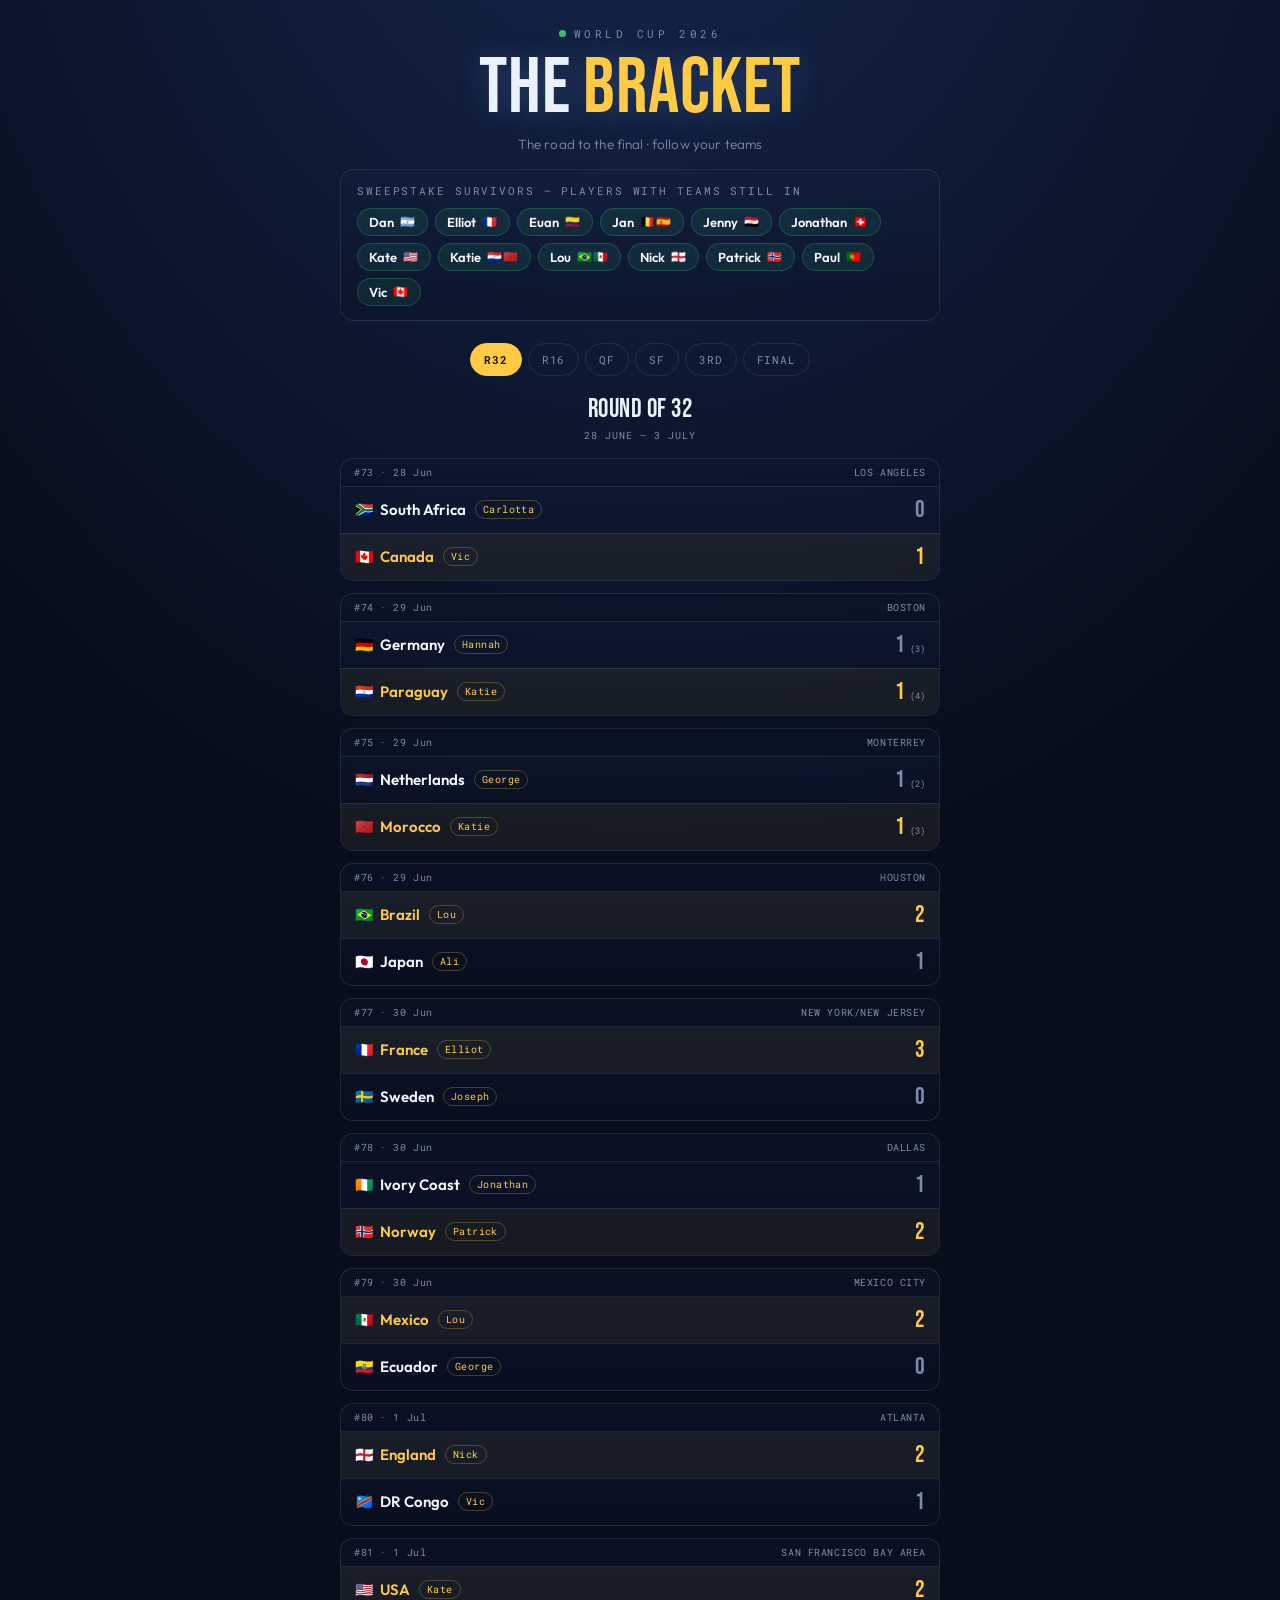
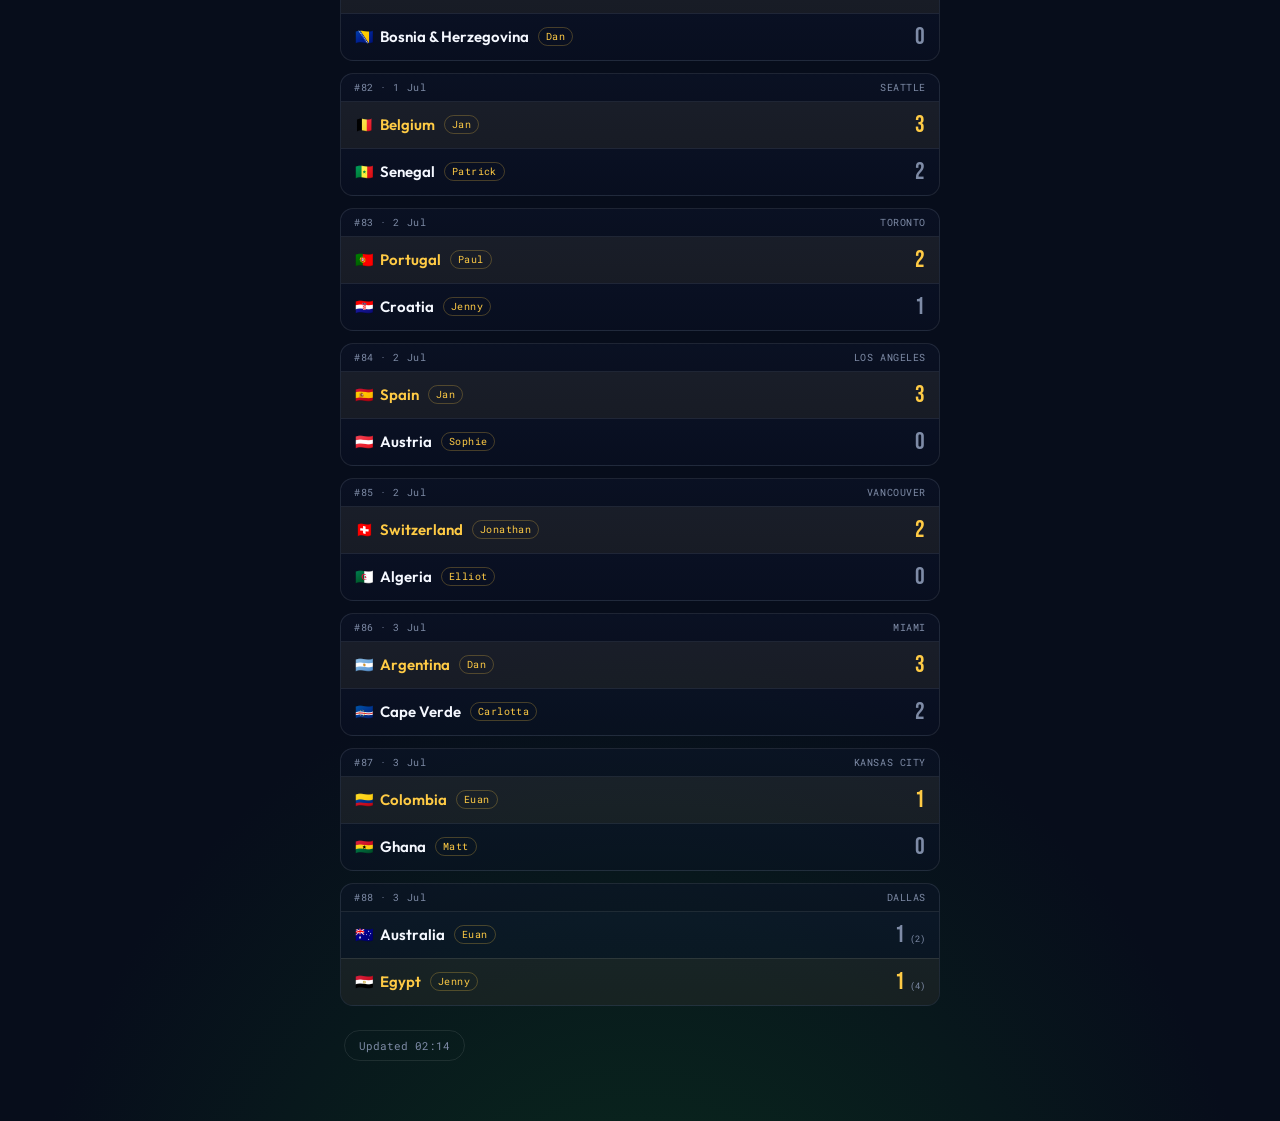
<file: bracket.html>
<!DOCTYPE html>
<html lang="en-GB">
<head>
<meta charset="UTF-8">
<meta name="viewport" content="width=device-width, initial-scale=1.0">
<title>The Bracket &middot; World Cup 2026 Sweepstake</title>
<style>

  @import url('https://fonts.googleapis.com/css2?family=Bebas+Neue&family=Outfit:wght@300;400;500;600;700&family=Roboto+Mono:wght@400;500;700&display=swap');

  :root{
    --night:#070D1B;
    --night-2:#0E1830;
    --floodlight:#EAF2FF;
    --chalk:#F5F8FF;
    --grass:#1FA463;
    --grass-dim:#15703F;
    --gold:#FFCB45;
    --silver:#C8D4E6;
    --bronze:#E08A4B;
    --line:rgba(255,255,255,.09);
    --muted:#7E8BA6;
    --win:#36C277;
    --loss:#E5604D;
  }
  *{box-sizing:border-box; margin:0; padding:0}
  html{-webkit-text-size-adjust:100%}
  body{
    font-family:'Outfit',system-ui,sans-serif;
    background:
      radial-gradient(120% 70% at 50% -10%, #16284F 0%, rgba(14,24,48,0) 60%),
      radial-gradient(90% 50% at 50% 110%, #0a2e1e 0%, rgba(7,13,27,0) 55%),
      var(--night);
    color:var(--chalk);
    min-height:100vh;
    padding:26px 16px 60px;
    -webkit-font-smoothing:antialiased;
  }
  .wrap{max-width:600px; margin:0 auto}

  /* ---------- Header ---------- */
  .eyebrow{
    display:flex; align-items:center; gap:8px; justify-content:center;
    font-family:'Roboto Mono',monospace; font-size:11px; letter-spacing:.32em;
    text-transform:uppercase; color:var(--muted); margin-bottom:12px;
  }
  .eyebrow .dot{width:7px; height:7px; border-radius:50%; background:var(--win);
    box-shadow:0 0 0 0 rgba(54,194,119,.6); animation:pulse 2.4s infinite}
  @keyframes pulse{
    0%{box-shadow:0 0 0 0 rgba(54,194,119,.55)}
    70%{box-shadow:0 0 0 9px rgba(54,194,119,0)}
    100%{box-shadow:0 0 0 0 rgba(54,194,119,0)}
  }
  h1{
    font-family:'Bebas Neue',sans-serif; font-weight:400;
    font-size:clamp(46px,13vw,78px); line-height:.92; text-align:center;
    letter-spacing:.01em; color:var(--floodlight);
    text-shadow:0 2px 30px rgba(120,170,255,.25);
  }
  h1 .accent{color:var(--gold)}
  .sub{text-align:center; color:var(--muted); font-size:13.5px; margin-top:10px;
    font-weight:300; letter-spacing:.01em}
  .sub b{color:var(--chalk); font-weight:600}

  /* ---------- Podium ---------- */
  .podium{
    display:grid; grid-template-columns:1fr 1.15fr 1fr; gap:10px;
    align-items:end; margin:34px 0 10px;
  }
  .plinth{
    position:relative; border-radius:14px 14px 8px 8px; padding:16px 8px 14px;
    text-align:center; background:linear-gradient(180deg, var(--night-2), #0a1326);
    border:1px solid var(--line); overflow:hidden;
  }
  .plinth::before{content:''; position:absolute; inset:0 0 auto 0; height:3px}
  .p1::before{background:var(--gold)}
  .p2::before{background:var(--silver)}
  .p3::before{background:var(--bronze)}
  .p1{padding-top:24px}
  .medal{font-size:24px; line-height:1; height:28px; display:flex; align-items:center; justify-content:center; font-variant-emoji:emoji}
  .plinth .nm{font-weight:600; font-size:16px; margin-top:8px; letter-spacing:.01em}
  .plinth .pts{font-family:'Bebas Neue',sans-serif; font-size:34px; line-height:1; margin-top:4px}
  .p1 .pts{color:var(--gold)} .p2 .pts{color:var(--silver)} .p3 .pts{color:var(--bronze)}
  .plinth .ptlabel{font-family:'Roboto Mono',monospace; font-size:9px; letter-spacing:.2em;
    text-transform:uppercase; color:var(--muted)}
  .plinth .teams{font-size:18px; margin-top:8px; letter-spacing:1px}
  .bar{height:6px; margin:14px -8px -14px; }
  .p1 .bar{background:linear-gradient(90deg, transparent, var(--gold), transparent)}
  .p2 .bar{background:linear-gradient(90deg, transparent, var(--silver), transparent)}
  .p3 .bar{background:linear-gradient(90deg, transparent, var(--bronze), transparent)}

  /* ---------- Table ---------- */
  .board{
    margin-top:22px; border:1px solid var(--line); border-radius:16px;
    background:linear-gradient(180deg, rgba(20,32,62,.5), rgba(10,18,38,.5));
    overflow:hidden;
  }
  .thead, .row{
    display:grid;
    grid-template-columns:30px 1fr 30px 64px 42px 40px;
    align-items:center; gap:6px; padding:11px 14px;
  }
  .thead{
    font-family:'Roboto Mono',monospace; font-size:9.5px; letter-spacing:.16em;
    text-transform:uppercase; color:var(--muted);
    border-bottom:1px solid var(--line); background:rgba(0,0,0,.18);
  }
  .thead .r-num{text-align:center}
  .row{border-bottom:1px solid var(--line); transition:background .2s}
  .row:last-child{border-bottom:none}
  .row:nth-child(even){background:rgba(255,255,255,.012)}
  .row.top3{background:rgba(255,203,69,.04)}
  .r-num{font-family:'Bebas Neue',sans-serif; font-size:22px; text-align:center;
    color:var(--muted); line-height:1}
  .row.top3 .r-num{color:var(--gold)}
  .r-name{font-weight:600; font-size:15.5px; white-space:nowrap; overflow:hidden; text-overflow:ellipsis}
  .r-name .flags{font-size:13px; color:var(--muted); margin-left:6px; letter-spacing:1px}
  .r-pld{font-family:'Roboto Mono',monospace; font-size:13px; text-align:center; color:var(--muted)}
  .r-wdl{font-family:'Roboto Mono',monospace; font-size:12.5px; text-align:center; letter-spacing:1px}
  .r-wdl .w{color:var(--win)} .r-wdl .l{color:var(--loss)}
  .r-gd{font-family:'Roboto Mono',monospace; font-size:13px; text-align:center; color:var(--muted)}
  .r-gd.pos{color:var(--win)} .r-gd.neg{color:var(--loss)}
  .r-pts{font-family:'Bebas Neue',sans-serif; font-size:26px; text-align:center; line-height:1}
  .thead .r-pts{font-family:'Roboto Mono',monospace; font-size:9.5px}
  .row.top3 .r-pts{color:var(--gold)}

  .empty{padding:50px 24px; text-align:center; color:var(--muted)}
  .empty .big{font-family:'Bebas Neue',sans-serif; font-size:30px; color:var(--chalk); letter-spacing:.02em}
  .empty p{margin-top:8px; font-size:14px; font-weight:300}

  /* ---------- Footer ---------- */
  .foot{display:flex; align-items:center; justify-content:space-between; gap:10px;
    margin-top:18px; padding:0 4px; flex-wrap:wrap}
  .legend{font-family:'Roboto Mono',monospace; font-size:10px; color:var(--muted); letter-spacing:.05em}
  .refresh{display:flex; align-items:center; gap:7px; font-family:'Roboto Mono',monospace;
    font-size:10.5px; color:var(--muted); letter-spacing:.04em}
  .refresh button{
    font-family:'Roboto Mono',monospace; font-size:10.5px; letter-spacing:.08em;
    color:var(--chalk); background:transparent; border:1px solid var(--line);
    border-radius:999px; padding:6px 13px; cursor:pointer; text-transform:uppercase;
    transition:border-color .2s, color .2s;
  }
  .refresh button:hover{border-color:var(--win); color:var(--win)}
  .refresh button:active{transform:scale(.97)}
  .spin{animation:spin 1s linear infinite; display:inline-block}
  @keyframes spin{to{transform:rotate(360deg)}}

  .pending{text-align:center; font-family:'Roboto Mono',monospace; font-size:10.5px;
    color:var(--muted); margin-top:14px; letter-spacing:.03em; opacity:.8}

  @media (max-width:420px){
    .thead, .row{grid-template-columns:26px 1fr 26px 58px 38px 36px; gap:4px; padding:10px 11px}
    .r-name{font-size:14px}
    .plinth .nm{font-size:14px}
    .plinth .teams{font-size:15px}
  }
  @media (prefers-reduced-motion: reduce){ *{animation:none !important; transition:none !important} }

/* ---- bracket-specific ---- */
.tabs{display:flex; gap:6px; flex-wrap:wrap; justify-content:center; margin:22px 0 6px}
.tab{font-family:'Roboto Mono',monospace; font-size:11px; letter-spacing:.08em; text-transform:uppercase;
  padding:8px 13px; border-radius:999px; border:1px solid var(--line); background:transparent;
  color:var(--muted); cursor:pointer; transition:all .15s}
.tab:hover{color:var(--chalk)}
.tab.active{background:var(--gold); color:#1a1205; border-color:var(--gold); font-weight:700}
.tab .n{opacity:.6; margin-left:5px}

.survivors{margin:16px auto 0; max-width:600px; border:1px solid var(--line); border-radius:14px;
  background:linear-gradient(180deg, rgba(20,32,62,.45), rgba(10,18,38,.45)); padding:14px 16px}
.survivors h2{font-family:'Roboto Mono',monospace; font-size:10.5px; letter-spacing:.18em; text-transform:uppercase;
  color:var(--muted); margin-bottom:10px; font-weight:400}
.surv-grid{display:flex; flex-wrap:wrap; gap:7px}
.chip{display:inline-flex; align-items:center; gap:6px; font-size:13px; font-weight:600;
  padding:5px 11px; border-radius:999px; background:rgba(54,194,119,.1); border:1px solid rgba(54,194,119,.25)}
.chip .ct{font-size:12px; letter-spacing:1px}
.chip.out{background:rgba(229,96,77,.07); border-color:rgba(229,96,77,.18); color:var(--muted); opacity:.6}
.surv-empty{font-size:13px; color:var(--muted); font-weight:300}

.round{margin-top:18px}
.round-head{font-family:'Bebas Neue',sans-serif; font-size:26px; letter-spacing:.02em; text-align:center;
  color:var(--floodlight); margin-bottom:4px}
.round-sub{text-align:center; font-family:'Roboto Mono',monospace; font-size:10px; color:var(--muted);
  letter-spacing:.1em; text-transform:uppercase; margin-bottom:16px}

.ties{display:grid; gap:12px; max-width:620px; margin:0 auto}
.tie{border:1px solid var(--line); border-radius:13px; overflow:hidden;
  background:linear-gradient(180deg, rgba(20,32,62,.4), rgba(10,18,38,.4))}
.tie-meta{display:flex; justify-content:space-between; align-items:center; padding:7px 13px;
  font-family:'Roboto Mono',monospace; font-size:9.5px; letter-spacing:.06em; color:var(--muted);
  border-bottom:1px solid var(--line); background:rgba(0,0,0,.15)}
.tie-meta .venue{text-transform:uppercase}
.side{display:grid; grid-template-columns:1fr auto; align-items:center; gap:8px; padding:11px 14px}
.side + .side{border-top:1px solid var(--line)}
.side.win{background:rgba(255,203,69,.06)}
.team{display:flex; align-items:center; gap:9px; min-width:0}
.team .fl{font-size:18px; flex:none}
.team .nm{font-weight:600; font-size:15px; white-space:nowrap; overflow:hidden; text-overflow:ellipsis}
.team .nm.ph{font-weight:400; color:var(--muted); font-style:italic; font-size:13.5px}
.team .own{font-family:'Roboto Mono',monospace; font-size:10px; color:var(--gold); letter-spacing:.04em;
  flex:none; padding:2px 7px; border:1px solid rgba(255,203,69,.25); border-radius:999px}
.side.win .team .nm{color:var(--gold)}
.scr{font-family:'Bebas Neue',sans-serif; font-size:24px; line-height:1; color:var(--muted); flex:none}
.side.win .scr{color:var(--gold)}
.pens{font-family:'Roboto Mono',monospace; font-size:9px; color:var(--muted)}

.foot{display:flex; align-items:center; justify-content:space-between; gap:10px; margin:24px auto 0;
  max-width:620px; padding:0 4px; flex-wrap:wrap}
.backlink{font-family:'Roboto Mono',monospace; font-size:11px; color:var(--muted); text-decoration:none;
  border:1px solid var(--line); border-radius:999px; padding:7px 14px; transition:all .15s}
.backlink:hover{color:var(--win); border-color:var(--win)}
</style>
</head>
<body>
<div class="wrap">
  <div class="eyebrow"><span class="dot"></span> World Cup 2026</div>
  <h1>The <span class="accent">Bracket</span></h1>
  <div class="sub" id="sub">The road to the final &middot; 28 June &ndash; 19 July</div>

  <div class="survivors" id="survivors" style="display:none">
    <h2>Sweepstake survivors &mdash; players with teams still in</h2>
    <div class="surv-grid" id="survGrid"></div>
  </div>

  <div class="tabs" id="tabs"></div>
  <div id="rounds"></div>

  <div class="foot">
    <span class="backlink" id="stamp">&nbsp;</span>
  </div>
</div>

<script>
const KO = [{"num":73,"round":"Round of 32","date":"2026-06-28","time":"12:00 UTC-7","t1":"2A","t2":"2B","ground":"Los Angeles"},{"num":74,"round":"Round of 32","date":"2026-06-29","time":"16:30 UTC-4","t1":"1E","t2":"3A/B/C/D/F","ground":"Boston"},{"num":75,"round":"Round of 32","date":"2026-06-29","time":"19:00 UTC-6","t1":"1F","t2":"2C","ground":"Monterrey"},{"num":76,"round":"Round of 32","date":"2026-06-29","time":"12:00 UTC-5","t1":"1C","t2":"2F","ground":"Houston"},{"num":77,"round":"Round of 32","date":"2026-06-30","time":"17:00 UTC-4","t1":"1I","t2":"3C/D/F/G/H","ground":"New York/New Jersey"},{"num":78,"round":"Round of 32","date":"2026-06-30","time":"12:00 UTC-5","t1":"2E","t2":"2I","ground":"Dallas"},{"num":79,"round":"Round of 32","date":"2026-06-30","time":"19:00 UTC-6","t1":"1A","t2":"3C/E/F/H/I","ground":"Mexico City"},{"num":80,"round":"Round of 32","date":"2026-07-01","time":"12:00 UTC-4","t1":"1L","t2":"3E/H/I/J/K","ground":"Atlanta"},{"num":81,"round":"Round of 32","date":"2026-07-01","time":"17:00 UTC-7","t1":"1D","t2":"3B/E/F/I/J","ground":"San Francisco Bay Area"},{"num":82,"round":"Round of 32","date":"2026-07-01","time":"13:00 UTC-7","t1":"1G","t2":"3A/E/H/I/J","ground":"Seattle"},{"num":83,"round":"Round of 32","date":"2026-07-02","time":"19:00 UTC-4","t1":"2K","t2":"2L","ground":"Toronto"},{"num":84,"round":"Round of 32","date":"2026-07-02","time":"12:00 UTC-7","t1":"1H","t2":"2J","ground":"Los Angeles"},{"num":85,"round":"Round of 32","date":"2026-07-02","time":"20:00 UTC-7","t1":"1B","t2":"3E/F/G/I/J","ground":"Vancouver"},{"num":86,"round":"Round of 32","date":"2026-07-03","time":"18:00 UTC-4","t1":"1J","t2":"2H","ground":"Miami"},{"num":87,"round":"Round of 32","date":"2026-07-03","time":"20:30 UTC-5","t1":"1K","t2":"3D/E/I/J/L","ground":"Kansas City"},{"num":88,"round":"Round of 32","date":"2026-07-03","time":"13:00 UTC-5","t1":"2D","t2":"2G","ground":"Dallas"},{"num":89,"round":"Round of 16","date":"2026-07-04","time":"17:00 UTC-4","t1":"W74","t2":"W77","ground":"Philadelphia"},{"num":90,"round":"Round of 16","date":"2026-07-04","time":"12:00 UTC-5","t1":"W73","t2":"W75","ground":"Houston"},{"num":91,"round":"Round of 16","date":"2026-07-05","time":"16:00 UTC-4","t1":"W76","t2":"W78","ground":"New York/New Jersey"},{"num":92,"round":"Round of 16","date":"2026-07-05","time":"18:00 UTC-6","t1":"W79","t2":"W80","ground":"Mexico City"},{"num":93,"round":"Round of 16","date":"2026-07-06","time":"14:00 UTC-5","t1":"W83","t2":"W84","ground":"Dallas"},{"num":94,"round":"Round of 16","date":"2026-07-06","time":"17:00 UTC-7","t1":"W81","t2":"W82","ground":"Seattle"},{"num":95,"round":"Round of 16","date":"2026-07-07","time":"12:00 UTC-4","t1":"W86","t2":"W88","ground":"Atlanta"},{"num":96,"round":"Round of 16","date":"2026-07-07","time":"13:00 UTC-7","t1":"W85","t2":"W87","ground":"Vancouver"},{"num":97,"round":"Quarter-final","date":"2026-07-09","time":"16:00 UTC-4","t1":"W89","t2":"W90","ground":"Boston"},{"num":98,"round":"Quarter-final","date":"2026-07-10","time":"12:00 UTC-7","t1":"W93","t2":"W94","ground":"Los Angeles"},{"num":99,"round":"Quarter-final","date":"2026-07-11","time":"17:00 UTC-4","t1":"W91","t2":"W92","ground":"Miami"},{"num":100,"round":"Quarter-final","date":"2026-07-11","time":"20:00 UTC-5","t1":"W95","t2":"W96","ground":"Kansas City"},{"num":101,"round":"Semi-final","date":"2026-07-14","time":"14:00 UTC-5","t1":"W97","t2":"W98","ground":"Dallas"},{"num":102,"round":"Semi-final","date":"2026-07-15","time":"15:00 UTC-4","t1":"W99","t2":"W100","ground":"Atlanta"},{"num":103,"round":"Match for third place","date":"2026-07-18","time":"17:00 UTC-4","t1":"L101","t2":"L102","ground":"Miami"},{"num":104,"round":"Final","date":"2026-07-19","time":"15:00 UTC-4","t1":"W101","t2":"W102","ground":"New York/New Jersey"}];
const PLAYERS = [["Ali",["Iran","Japan"]],["Carlotta",["Cape Verde","South Africa"]],["Dan",["Bosnia & Herzegovina","Argentina"]],["Elliot",["Algeria","France"]],["Euan",["Australia","Colombia"]],["George",["Netherlands","Ecuador"]],["Hannah",["Jordan","Germany"]],["Jack",["Curaçao","Saudi Arabia"]],["Jan",["Belgium","Spain"]],["Joseph",["Tunisia","Sweden"]],["Josh",["Uruguay","Iraq"]],["Jonathan",["Ivory Coast","Switzerland"]],["Jenny",["Croatia","Egypt"]],["Kate",["USA","Qatar"]],["Katie",["Paraguay","Morocco"]],["Laura",["Uzbekistan","Czech Republic"]],["Lou",["Mexico","Brazil"]],["Matt",["Ghana","Haiti"]],["Mike",["New Zealand","Scotland"]],["Nick",["England","South Korea"]],["Patrick",["Norway","Senegal"]],["Paul",["Portugal","Turkey"]],["Sophie",["Panama","Austria"]],["Vic",["Canada","DR Congo"]]];
const FLAGS = {"Algeria":"🇩🇿","Argentina":"🇦🇷","Australia":"🇦🇺","Austria":"🇦🇹","Belgium":"🇧🇪","Bosnia & Herzegovina":"🇧🇦","Brazil":"🇧🇷","Canada":"🇨🇦","Cape Verde":"🇨🇻","Colombia":"🇨🇴","Croatia":"🇭🇷","Curaçao":"🇨🇼","Czech Republic":"🇨🇿","DR Congo":"🇨🇩","Ecuador":"🇪🇨","Egypt":"🇪🇬","England":"🏴󠁧󠁢󠁥󠁮󠁧󠁿","France":"🇫🇷","Germany":"🇩🇪","Ghana":"🇬🇭","Haiti":"🇭🇹","Iran":"🇮🇷","Iraq":"🇮🇶","Ivory Coast":"🇨🇮","Japan":"🇯🇵","Jordan":"🇯🇴","Mexico":"🇲🇽","Morocco":"🇲🇦","Netherlands":"🇳🇱","New Zealand":"🇳🇿","Norway":"🇳🇴","Panama":"🇵🇦","Paraguay":"🇵🇾","Portugal":"🇵🇹","Qatar":"🇶🇦","Saudi Arabia":"🇸🇦","Scotland":"🏴󠁧󠁢󠁳󠁣󠁴󠁿","Senegal":"🇸🇳","South Africa":"🇿🇦","South Korea":"🇰🇷","Spain":"🇪🇸","Sweden":"🇸🇪","Switzerland":"🇨🇭","Tunisia":"🇹🇳","Turkey":"🇹🇷","USA":"🇺🇸","Uruguay":"🇺🇾","Uzbekistan":"🇺🇿"};
const TEAM_TO_PLAYER = {};
PLAYERS.forEach(([p, teams]) => teams.forEach(t => TEAM_TO_PLAYER[t] = p));

const DATA_URL = "https://raw.githubusercontent.com/openfootball/worldcup.json/master/2026/worldcup.json";

/* ---------- Deterministic Round-of-32 resolution (FIFA Annex C) ----------
   The bracket is fixed once the groups finish: winner / runner-up slots come straight
   from the tables, and the eight best-third slots follow FIFA's Annex C allocation
   (the official 495-combination table). Computed from our own scores.json so it never
   waits on a lagging fixtures feed. Regs column order is 1A,1B,1D,1E,1G,1I,1K,1L. */
const GROUPS = {"A":["Mexico","South Africa","South Korea","Czech Republic"],"B":["Canada","Bosnia & Herzegovina","Qatar","Switzerland"],"C":["Brazil","Morocco","Haiti","Scotland"],"D":["USA","Paraguay","Australia","Turkey"],"E":["Germany","Curaçao","Ivory Coast","Ecuador"],"F":["Netherlands","Japan","Sweden","Tunisia"],"G":["Belgium","Egypt","Iran","New Zealand"],"H":["Spain","Cape Verde","Saudi Arabia","Uruguay"],"I":["France","Senegal","Iraq","Norway"],"J":["Argentina","Algeria","Austria","Jordan"],"K":["Portugal","DR Congo","Uzbekistan","Colombia"],"L":["England","Croatia","Ghana","Panama"]};
const ANNEX_C = {"BDEFIJKL":{A:"E",B:"J",D:"B",E:"D",G:"I",I:"F",K:"L",L:"K"}};  // 2026 combination (Annex C row 67)

function r32FromGroups(scores){
  const table = {}; const thirds = []; let allComplete = true;
  Object.keys(GROUPS).forEach(L => {
    const ts = GROUPS[L];
    const tbl = {}; ts.forEach(t => tbl[t] = {team:t,P:0,W:0,D:0,L:0,GF:0,GA:0});
    let played = 0;
    for(let i=0;i<ts.length;i++) for(let j=i+1;j<ts.length;j++){
      let s = scores[ts[i]+"|"+ts[j]];
      if(!s && scores[ts[j]+"|"+ts[i]]){ const r = scores[ts[j]+"|"+ts[i]]; s = [r[1],r[0]]; }
      if(!s) continue;
      played++;
      const A = tbl[ts[i]], B = tbl[ts[j]], ga = s[0], gb = s[1];
      A.P++; B.P++; A.GF+=ga; A.GA+=gb; B.GF+=gb; B.GA+=ga;
      if(ga>gb){ A.W++; B.L++; } else if(ga<gb){ B.W++; A.L++; } else { A.D++; B.D++; }
    }
    const rows = Object.values(tbl).map(r => ({...r,GD:r.GF-r.GA,Pts:r.W*3+r.D}))
      .sort((a,b)=>b.Pts-a.Pts||b.GD-a.GD||b.GF-a.GF||a.team.localeCompare(b.team));
    table[L] = rows.map(r=>r.team);
    if(played===6) thirds.push({letter:L, rec:rows[2]}); else allComplete = false;
  });
  if(!allComplete) return;
  const combo = thirds.slice()
    .sort((a,b)=>b.rec.Pts-a.rec.Pts||b.rec.GD-a.rec.GD||b.rec.GF-a.rec.GF||a.letter.localeCompare(b.letter))
    .slice(0,8).map(x=>x.letter).sort().join("");
  const thirdMap = ANNEX_C[combo];
  if(!thirdMap) return;
  const win = c => table[c[1]] ? table[c[1]][c[0]==="1"?0:1] : null;
  KO.forEach(k => {
    if(k.round !== "Round of 32") return;
    let t1 = k.t1, t2 = k.t2;
    if(/^[12][A-L]$/.test(k.t1)) t1 = win(k.t1) || k.t1;
    if(/^[12][A-L]$/.test(k.t2)) t2 = win(k.t2) || k.t2;
    if(/^3/.test(k.t1) && /^1[A-L]$/.test(k.t2)){ const tg=thirdMap[k.t2[1]]; if(tg&&table[tg]) t1=table[tg][2]; }
    if(/^3/.test(k.t2) && /^1[A-L]$/.test(k.t1)){ const tg=thirdMap[k.t1[1]]; if(tg&&table[tg]) t2=table[tg][2]; }
    if(!FLAGS[t1] || !FLAGS[t2]) return;
    k.t1 = t1; k.t2 = t2;
    let s = scores[t1+"|"+t2];
    if(!s && scores[t2+"|"+t1]){ const r = scores[t2+"|"+t1]; s = [r[1],r[0]]; }
    const prev = MATCHES[k.num];
    MATCHES[k.num] = {t1, t2, s: s || (prev && prev.s)};
  });
}

const ROUNDS = [
  ["Round of 32", "R32", "28 June \u2013 3 July"],
  ["Round of 16", "R16", "4 \u2013 7 July"],
  ["Quarter-final", "QF", "9 \u2013 11 July"],
  ["Semi-final", "SF", "14 \u2013 15 July"],
  ["Match for third place", "3rd", "18 July"],
  ["Final", "Final", "19 July"]
];

const isPlaceholder = t => !t || !FLAGS[t];   // "1A", "W73", "3A/B/C/D/F" etc.
const flag = t => FLAGS[t] || "";

// Map a placeholder slot to a friendly label
function slotLabel(t){
  if(!t) return "TBD";
  if(/^[12][A-L]$/.test(t)) return (t[0]==="1"?"Winner Group ":"Runner-up Group ") + t[1];
  if(/^3/.test(t)) return "3rd place (" + t.slice(1) + ")";
  if(/^W\d+/.test(t)) return "Winner of #" + t.slice(1);
  if(/^L\d+/.test(t)) return "Loser of #" + t.slice(1);
  return t;
}

let MATCHES = {};   // num -> {t1,t2,s}  (s = score array when played)

function ukDate(d){
  if(!d) return "";
  return new Intl.DateTimeFormat("en-GB",{day:"numeric",month:"short"}).format(new Date(d+"T12:00:00Z"));
}

// Resolve W##/L## chains so later rounds show real teams once earlier ones finish
function resolved(team){
  let guard = 0;
  while(/^[WL]\d+/.test(team) && guard++ < 10){
    const num = parseInt(team.slice(1),10);
    const m = MATCHES[num];
    if(!m || !m.s) return team;            // not played yet -> keep placeholder
    const [a,b] = [resolved(m.t1), resolved(m.t2)];
    if(isPlaceholder(a) || isPlaceholder(b)) return team;
    const winA = m.s[0] > m.s[1] || (m.s[0]===m.s[1] && m.s.length>=4 && m.s[2]>m.s[3]);
    team = team[0]==="W" ? (winA ? a : b) : (winA ? b : a);
  }
  return team;
}

function tieEl(k){
  const t1 = resolved(k.t1), t2 = resolved(k.t2);
  const m = MATCHES[k.num];
  const s = m && m.s;
  const winA = s && (s[0] > s[1] || (s[0]===s[1] && s.length>=4 && s[2]>s[3]));
  const winB = s && !winA;
  const pens = s && s.length>=4;

  const side = (team, isWin, gi) => {
    const ph = isPlaceholder(team);
    const own = !ph && TEAM_TO_PLAYER[team] ? '<span class="own">'+TEAM_TO_PLAYER[team]+'</span>' : '';
    const nm = ph ? '<span class="nm ph">'+slotLabel(team)+'</span>'
                  : '<span class="nm">'+flag(team)+'&nbsp; '+team+'</span>';
    const sc = s ? '<span class="scr">'+s[gi]+(pens?'<span class="pens"> ('+s[2+gi]+')</span>':'')+'</span>' : '';
    return '<div class="side'+(isWin?' win':'')+'">'+
             '<div class="team">'+ (own? '' : '') + nm + own + '</div>' + sc +
           '</div>';
  };

  const dateStr = ukDate(k.date);
  return '<div class="tie">'+
    '<div class="tie-meta"><span>#'+k.num+(dateStr?' &middot; '+dateStr:'')+'</span>'+
      '<span class="venue">'+(k.ground||'')+'</span></div>'+
    side(t1, winA, 0) + side(t2, winB, 1) +
  '</div>';
}

function renderRound(roundName){
  const fixtures = KO.filter(k => k.round === roundName).sort((a,b)=>a.num-b.num);
  const meta = ROUNDS.find(r => r[0] === roundName);
  const ties = fixtures.map(tieEl).join("");
  return '<div class="round"><div class="round-head">'+
    (roundName==="Match for third place"?"Third-place play-off":roundName)+
    '</div><div class="round-sub">'+(meta?meta[2]:"")+'</div>'+
    '<div class="ties">'+ties+'</div></div>';
}

function renderSurvivors(){
  // A player is "in" if at least one of their teams appears, resolved, in a round
  // no earlier than the latest round reached, and hasn't lost. Simple heuristic:
  // a team is alive if it has not lost a knockout match it played.
  const eliminated = new Set();
  const aliveTeams = new Set();
  KO.forEach(k => {
    const m = MATCHES[k.num]; if(!m || !m.s) return;
    const a = resolved(k.t1), b = resolved(k.t2);
    if(isPlaceholder(a) || isPlaceholder(b)) return;
    const winA = m.s[0]>m.s[1] || (m.s[0]===m.s[1] && m.s.length>=4 && m.s[2]>m.s[3]);
    eliminated.add(winA ? b : a);
  });
  // teams that have appeared in any resolved knockout slot
  KO.forEach(k => {
    [resolved(k.t1), resolved(k.t2)].forEach(t => { if(!isPlaceholder(t)) aliveTeams.add(t); });
  });
  eliminated.forEach(t => aliveTeams.delete(t));

  if(aliveTeams.size === 0) return false;  // knockouts not started

  const wrap = document.getElementById("survivors");
  const grid = document.getElementById("survGrid");
  const byPlayer = {};
  aliveTeams.forEach(t => { const p = TEAM_TO_PLAYER[t]; if(p){ (byPlayer[p]=byPlayer[p]||[]).push(t); } });
  const names = Object.keys(byPlayer).sort();
  grid.innerHTML = names.map(p =>
    '<span class="chip">'+p+'<span class="ct">'+byPlayer[p].map(flag).join("")+'</span></span>'
  ).join("") || '<span class="surv-empty">No teams have reached the knockouts yet.</span>';
  wrap.style.display = "block";
  return true;
}

function showRound(roundName){
  document.getElementById("rounds").innerHTML = renderRound(roundName);
  document.querySelectorAll(".tab").forEach(t =>
    t.classList.toggle("active", t.dataset.round === roundName));
}

async function loadResults(){
  let scoresMap = {};
  try{
    const r = await fetch("scores.json", {cache:"no-store"});
    if(r.ok){
      const j = await r.json();
      scoresMap = j.scores || {};
    }
  }catch(_){}
  try{
    const r = await fetch(DATA_URL, {cache:"no-store"});
    if(!r.ok) throw 0;
    const j = await r.json();
    (j.matches||[]).forEach(m => {
      const num = m.num || (/(third)/i.test(m.round||"")?103:(/final/i.test(m.round||"")&&!/semi/i.test(m.round||"")?104:null));
      if(!num) return;
      let a = typeof m.team1==="object"?m.team1.name:m.team1;
      let b = typeof m.team2==="object"?m.team2.name:m.team2;
      let s;
      const sc = m.score;
      if(sc && (sc.ft||sc.et)){ s=(sc.et||sc.ft).slice(); if(sc.ps) s=s.concat(sc.ps); }
      MATCHES[+num] = {t1:a, t2:b, s};
      // if the feed has resolved real team names into the slot, update KO too
      const ko = KO.find(k=>k.num===+num);
      if(ko){ if(a && FLAGS[a]) ko.t1=a; if(b && FLAGS[b]) ko.t2=b; }
    });
  }catch(_){}
  // Deterministic fallback: resolve the Round of 32 from our own complete tables (Annex C).
  // Runs last so it corrects any slot a lagging feed left unresolved.
  try{ r32FromGroups(scoresMap); }catch(_){}
}

async function init(){
  // tabs
  document.getElementById("tabs").innerHTML = ROUNDS.map(([full,short],i) =>
    '<button class="tab" data-round="'+full+'">'+short+'</button>').join("");
  document.querySelectorAll(".tab").forEach(t =>
    t.addEventListener("click", () => showRound(t.dataset.round)));

  await loadResults();
  const started = renderSurvivors();
  document.getElementById("sub").innerHTML = started
    ? "The road to the final &middot; follow your teams"
    : "The road to the final &middot; 28 June &ndash; 19 July &middot; matchups set once groups finish";
  showRound("Round of 32");

  const t = new Intl.DateTimeFormat("en-GB",{hour:"2-digit",minute:"2-digit"}).format(new Date());
  document.getElementById("stamp").textContent = "Updated " + t;
}
init();
</script>
</body>
</html>
</file>
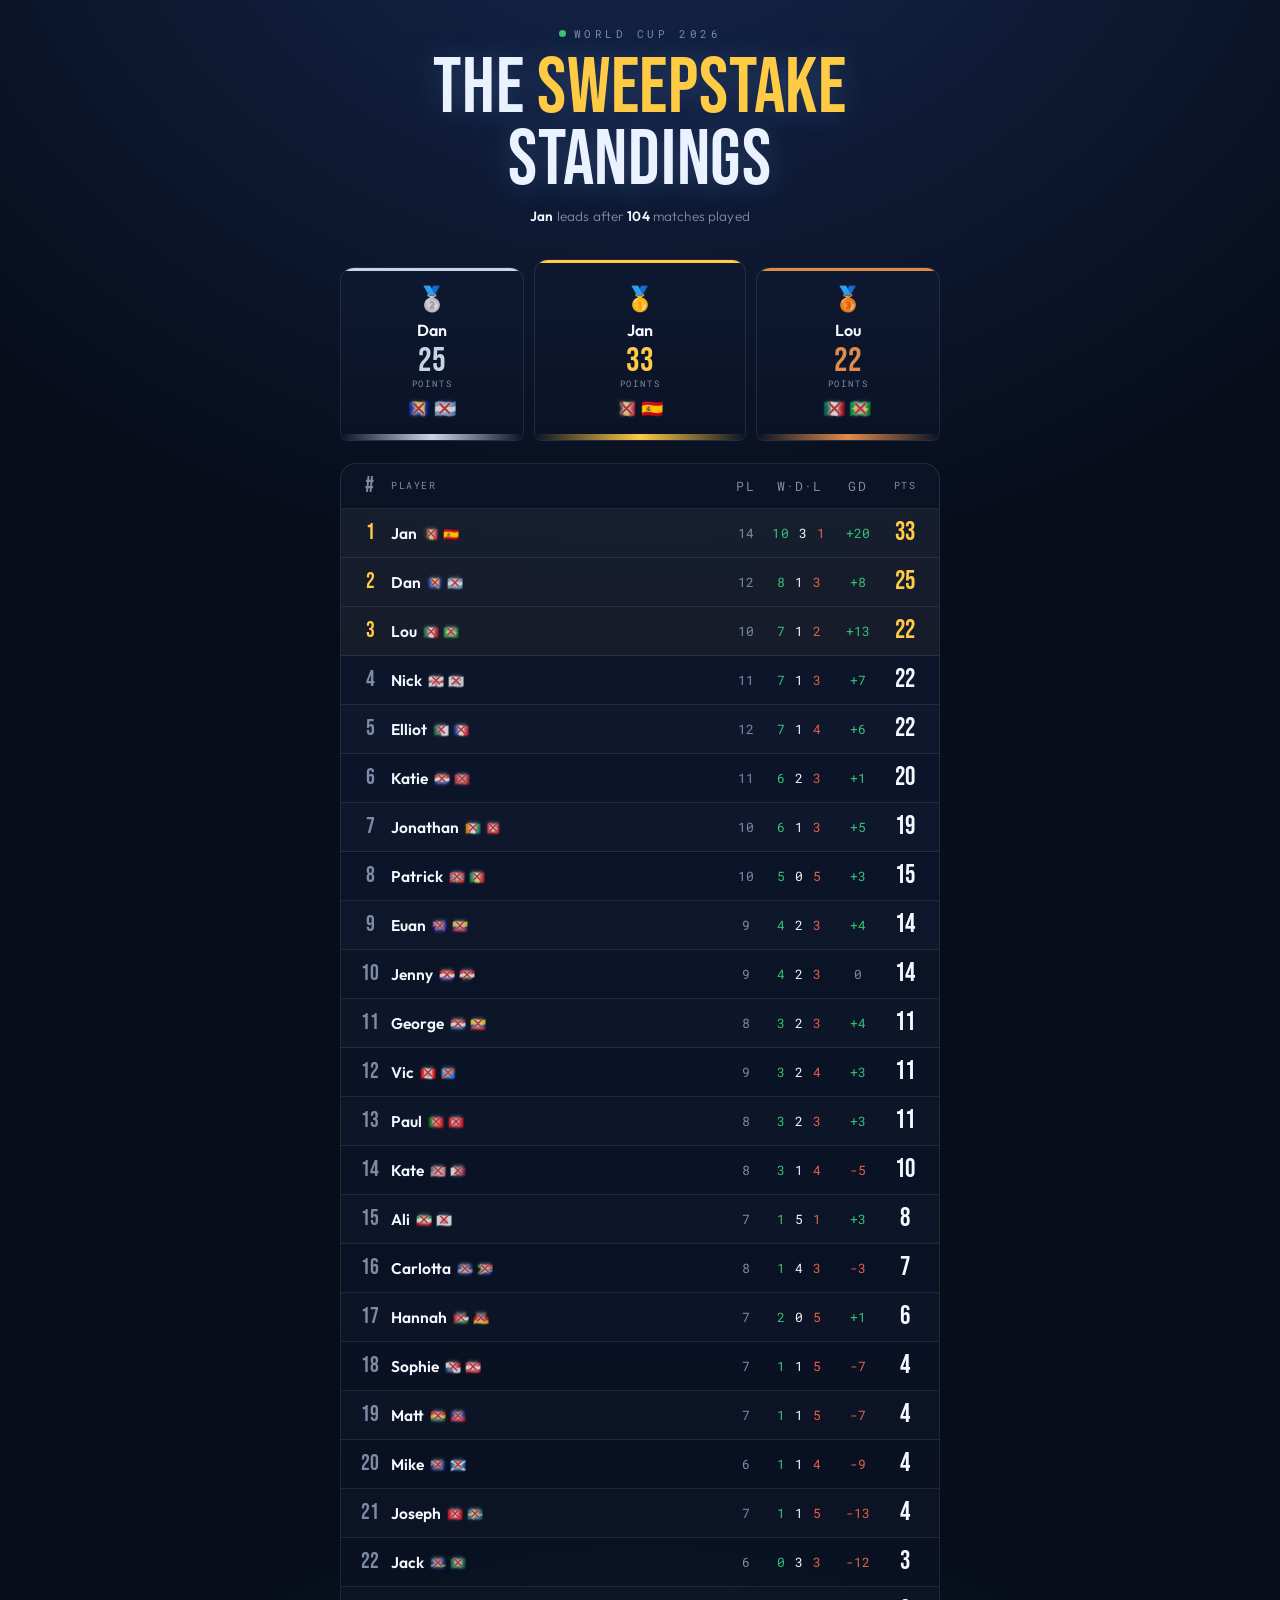
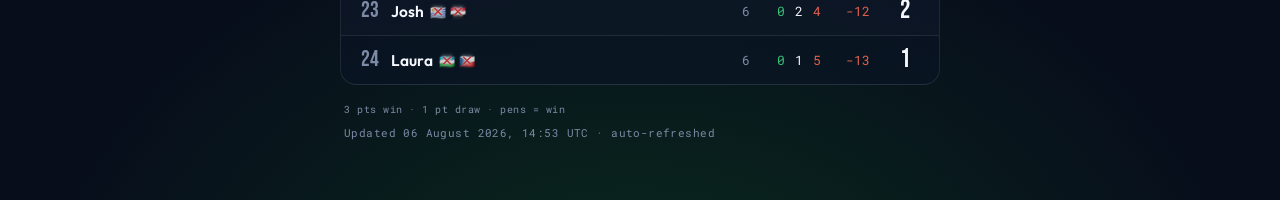
<file: leaderboard.html>
<!DOCTYPE html>
<html lang="en-GB">
<head>
<meta charset="UTF-8">
<meta name="viewport" content="width=device-width, initial-scale=1.0">
<title>The Sweepstake Standings &middot; World Cup 2026</title>
<style>
  @import url('https://fonts.googleapis.com/css2?family=Bebas+Neue&family=Outfit:wght@300;400;500;600;700&family=Roboto+Mono:wght@400;500;700&display=swap');

  :root{
    --night:#070D1B;
    --night-2:#0E1830;
    --floodlight:#EAF2FF;
    --chalk:#F5F8FF;
    --grass:#1FA463;
    --grass-dim:#15703F;
    --gold:#FFCB45;
    --silver:#C8D4E6;
    --bronze:#E08A4B;
    --line:rgba(255,255,255,.09);
    --muted:#7E8BA6;
    --win:#36C277;
    --loss:#E5604D;
  }
  *{box-sizing:border-box; margin:0; padding:0}
  html{-webkit-text-size-adjust:100%}
  body{
    font-family:'Outfit',system-ui,sans-serif;
    background:
      radial-gradient(120% 70% at 50% -10%, #16284F 0%, rgba(14,24,48,0) 60%),
      radial-gradient(90% 50% at 50% 110%, #0a2e1e 0%, rgba(7,13,27,0) 55%),
      var(--night);
    color:var(--chalk);
    min-height:100vh;
    padding:26px 16px 60px;
    -webkit-font-smoothing:antialiased;
  }
  .wrap{max-width:600px; margin:0 auto}

  /* ---------- Header ---------- */
  .eyebrow{
    display:flex; align-items:center; gap:8px; justify-content:center;
    font-family:'Roboto Mono',monospace; font-size:11px; letter-spacing:.32em;
    text-transform:uppercase; color:var(--muted); margin-bottom:12px;
  }
  .eyebrow .dot{width:7px; height:7px; border-radius:50%; background:var(--win);
    box-shadow:0 0 0 0 rgba(54,194,119,.6); animation:pulse 2.4s infinite}
  @keyframes pulse{
    0%{box-shadow:0 0 0 0 rgba(54,194,119,.55)}
    70%{box-shadow:0 0 0 9px rgba(54,194,119,0)}
    100%{box-shadow:0 0 0 0 rgba(54,194,119,0)}
  }
  h1{
    font-family:'Bebas Neue',sans-serif; font-weight:400;
    font-size:clamp(46px,13vw,78px); line-height:.92; text-align:center;
    letter-spacing:.01em; color:var(--floodlight);
    text-shadow:0 2px 30px rgba(120,170,255,.25);
  }
  h1 .accent{color:var(--gold)}
  .sub{text-align:center; color:var(--muted); font-size:13.5px; margin-top:10px;
    font-weight:300; letter-spacing:.01em}
  .sub b{color:var(--chalk); font-weight:600}

  /* ---------- Podium ---------- */
  .podium{
    display:grid; grid-template-columns:1fr 1.15fr 1fr; gap:10px;
    align-items:end; margin:34px 0 10px;
  }
  .plinth{
    position:relative; border-radius:14px 14px 8px 8px; padding:16px 8px 14px;
    text-align:center; background:linear-gradient(180deg, var(--night-2), #0a1326);
    border:1px solid var(--line); overflow:hidden;
  }
  .plinth::before{content:''; position:absolute; inset:0 0 auto 0; height:3px}
  .p1::before{background:var(--gold)}
  .p2::before{background:var(--silver)}
  .p3::before{background:var(--bronze)}
  .p1{padding-top:24px}
  .medal{font-size:24px; line-height:1; height:28px; display:flex; align-items:center; justify-content:center; font-variant-emoji:emoji}
  .plinth .nm{font-weight:600; font-size:16px; margin-top:8px; letter-spacing:.01em}
  .plinth .pts{font-family:'Bebas Neue',sans-serif; font-size:34px; line-height:1; margin-top:4px}
  .p1 .pts{color:var(--gold)} .p2 .pts{color:var(--silver)} .p3 .pts{color:var(--bronze)}
  .plinth .ptlabel{font-family:'Roboto Mono',monospace; font-size:9px; letter-spacing:.2em;
    text-transform:uppercase; color:var(--muted)}
  .plinth .teams{font-size:18px; margin-top:8px; letter-spacing:1px}
  .bar{height:6px; margin:14px -8px -14px; }
  .p1 .bar{background:linear-gradient(90deg, transparent, var(--gold), transparent)}
  .p2 .bar{background:linear-gradient(90deg, transparent, var(--silver), transparent)}
  .p3 .bar{background:linear-gradient(90deg, transparent, var(--bronze), transparent)}

  /* ---------- Table ---------- */
  .board{
    margin-top:22px; border:1px solid var(--line); border-radius:16px;
    background:linear-gradient(180deg, rgba(20,32,62,.5), rgba(10,18,38,.5));
    overflow:hidden;
  }
  .thead, .row{
    display:grid;
    grid-template-columns:30px 1fr 30px 64px 42px 40px;
    align-items:center; gap:6px; padding:11px 14px;
  }
  .thead{
    font-family:'Roboto Mono',monospace; font-size:9.5px; letter-spacing:.16em;
    text-transform:uppercase; color:var(--muted);
    border-bottom:1px solid var(--line); background:rgba(0,0,0,.18);
  }
  .thead .r-num{text-align:center}
  .row{border-bottom:1px solid var(--line); transition:background .2s}
  .row:last-child{border-bottom:none}
  .row:nth-child(even){background:rgba(255,255,255,.012)}
  .row.top3{background:rgba(255,203,69,.04)}
  .r-num{font-family:'Bebas Neue',sans-serif; font-size:22px; text-align:center;
    color:var(--muted); line-height:1}
  .row.top3 .r-num{color:var(--gold)}
  .r-name{font-weight:600; font-size:15.5px; white-space:nowrap; overflow:hidden; text-overflow:ellipsis}
  .r-name .flags{font-size:13px; color:var(--muted); margin-left:6px; letter-spacing:1px}
  .r-pld{font-family:'Roboto Mono',monospace; font-size:13px; text-align:center; color:var(--muted)}
  .r-wdl{font-family:'Roboto Mono',monospace; font-size:12.5px; text-align:center; letter-spacing:1px}
  .r-wdl .w{color:var(--win)} .r-wdl .l{color:var(--loss)}
  .r-gd{font-family:'Roboto Mono',monospace; font-size:13px; text-align:center; color:var(--muted)}
  .r-gd.pos{color:var(--win)} .r-gd.neg{color:var(--loss)}
  .r-pts{font-family:'Bebas Neue',sans-serif; font-size:26px; text-align:center; line-height:1}
  .thead .r-pts{font-family:'Roboto Mono',monospace; font-size:9.5px}
  .row.top3 .r-pts{color:var(--gold)}

  .empty{padding:50px 24px; text-align:center; color:var(--muted)}
  .empty .big{font-family:'Bebas Neue',sans-serif; font-size:30px; color:var(--chalk); letter-spacing:.02em}
  .empty p{margin-top:8px; font-size:14px; font-weight:300}

  /* ---------- Footer ---------- */
  .foot{display:flex; align-items:center; justify-content:space-between; gap:10px;
    margin-top:18px; padding:0 4px; flex-wrap:wrap}
  .legend{font-family:'Roboto Mono',monospace; font-size:10px; color:var(--muted); letter-spacing:.05em}
  .refresh{display:flex; align-items:center; gap:7px; font-family:'Roboto Mono',monospace;
    font-size:10.5px; color:var(--muted); letter-spacing:.04em}
  .refresh button{
    font-family:'Roboto Mono',monospace; font-size:10.5px; letter-spacing:.08em;
    color:var(--chalk); background:transparent; border:1px solid var(--line);
    border-radius:999px; padding:6px 13px; cursor:pointer; text-transform:uppercase;
    transition:border-color .2s, color .2s;
  }
  .refresh button:hover{border-color:var(--win); color:var(--win)}
  .refresh button:active{transform:scale(.97)}
  .spin{animation:spin 1s linear infinite; display:inline-block}
  @keyframes spin{to{transform:rotate(360deg)}}

  .pending{text-align:center; font-family:'Roboto Mono',monospace; font-size:10.5px;
    color:var(--muted); margin-top:14px; letter-spacing:.03em; opacity:.8}

  @media (max-width:420px){
    .thead, .row{grid-template-columns:26px 1fr 26px 58px 38px 36px; gap:4px; padding:10px 11px}
    .r-name{font-size:14px}
    .plinth .nm{font-size:14px}
    .plinth .teams{font-size:15px}
  }
  @media (prefers-reduced-motion: reduce){ *{animation:none !important; transition:none !important} }
</style>
<style>
.flag{position:relative;display:inline-block;line-height:1}
.flag+.flag{margin-left:3px}
.flag.out{opacity:.8}
.flag.out::after{content:"\2715";position:absolute;inset:0;display:flex;align-items:center;justify-content:center;
  color:#e23b3b;font-weight:900;font-size:1.15em;line-height:1;
  text-shadow:0 0 2px #fff,0 0 4px #fff,0 0 5px #fff;pointer-events:none}
</style>
</head>
<body>
<div class="wrap">
  <div class="eyebrow"><span class="dot"></span> World Cup 2026</div>
  <h1>The <span class="accent">Sweepstake</span> Standings</h1>
  <div class="sub"><b>Jan</b> leads after <b>104</b> matches played</div>
  <div id="podium" class="podium"><div class="plinth p2"><div class="medal">🥈</div><div class="nm">Dan</div><div class="pts">25</div><div class="ptlabel">points</div><div class="teams"><span class="flag out" title="Bosnia & Herzegovina">🇧🇦</span><span class="flag out" title="Argentina">🇦🇷</span></div><div class="bar"></div></div><div class="plinth p1"><div class="medal">🥇</div><div class="nm">Jan</div><div class="pts">33</div><div class="ptlabel">points</div><div class="teams"><span class="flag out" title="Belgium">🇧🇪</span><span class="flag" title="Spain">🇪🇸</span></div><div class="bar"></div></div><div class="plinth p3"><div class="medal">🥉</div><div class="nm">Lou</div><div class="pts">22</div><div class="ptlabel">points</div><div class="teams"><span class="flag out" title="Mexico">🇲🇽</span><span class="flag out" title="Brazil">🇧🇷</span></div><div class="bar"></div></div></div>
  <div id="board" class="board"><div class="thead"><div class="r-num">#</div><div>Player</div><div class="r-pld">Pl</div><div class="r-wdl">W&middot;D&middot;L</div><div class="r-gd">GD</div><div class="r-pts">Pts</div></div><div class="row top3"><div class="r-num">1</div><div class="r-name">Jan<span class="flags"><span class="flag out" title="Belgium">🇧🇪</span><span class="flag" title="Spain">🇪🇸</span></span></div><div class="r-pld">14</div><div class="r-wdl"><span class="w">10</span> 3 <span class="l">1</span></div><div class="r-gd pos">+20</div><div class="r-pts">33</div></div><div class="row top3"><div class="r-num">2</div><div class="r-name">Dan<span class="flags"><span class="flag out" title="Bosnia & Herzegovina">🇧🇦</span><span class="flag out" title="Argentina">🇦🇷</span></span></div><div class="r-pld">12</div><div class="r-wdl"><span class="w">8</span> 1 <span class="l">3</span></div><div class="r-gd pos">+8</div><div class="r-pts">25</div></div><div class="row top3"><div class="r-num">3</div><div class="r-name">Lou<span class="flags"><span class="flag out" title="Mexico">🇲🇽</span><span class="flag out" title="Brazil">🇧🇷</span></span></div><div class="r-pld">10</div><div class="r-wdl"><span class="w">7</span> 1 <span class="l">2</span></div><div class="r-gd pos">+13</div><div class="r-pts">22</div></div><div class="row"><div class="r-num">4</div><div class="r-name">Nick<span class="flags"><span class="flag out" title="England">🏴󠁧󠁢󠁥󠁮󠁧󠁿</span><span class="flag out" title="South Korea">🇰🇷</span></span></div><div class="r-pld">11</div><div class="r-wdl"><span class="w">7</span> 1 <span class="l">3</span></div><div class="r-gd pos">+7</div><div class="r-pts">22</div></div><div class="row"><div class="r-num">5</div><div class="r-name">Elliot<span class="flags"><span class="flag out" title="Algeria">🇩🇿</span><span class="flag out" title="France">🇫🇷</span></span></div><div class="r-pld">12</div><div class="r-wdl"><span class="w">7</span> 1 <span class="l">4</span></div><div class="r-gd pos">+6</div><div class="r-pts">22</div></div><div class="row"><div class="r-num">6</div><div class="r-name">Katie<span class="flags"><span class="flag out" title="Paraguay">🇵🇾</span><span class="flag out" title="Morocco">🇲🇦</span></span></div><div class="r-pld">11</div><div class="r-wdl"><span class="w">6</span> 2 <span class="l">3</span></div><div class="r-gd pos">+1</div><div class="r-pts">20</div></div><div class="row"><div class="r-num">7</div><div class="r-name">Jonathan<span class="flags"><span class="flag out" title="Ivory Coast">🇨🇮</span><span class="flag out" title="Switzerland">🇨🇭</span></span></div><div class="r-pld">10</div><div class="r-wdl"><span class="w">6</span> 1 <span class="l">3</span></div><div class="r-gd pos">+5</div><div class="r-pts">19</div></div><div class="row"><div class="r-num">8</div><div class="r-name">Patrick<span class="flags"><span class="flag out" title="Norway">🇳🇴</span><span class="flag out" title="Senegal">🇸🇳</span></span></div><div class="r-pld">10</div><div class="r-wdl"><span class="w">5</span> 0 <span class="l">5</span></div><div class="r-gd pos">+3</div><div class="r-pts">15</div></div><div class="row"><div class="r-num">9</div><div class="r-name">Euan<span class="flags"><span class="flag out" title="Australia">🇦🇺</span><span class="flag out" title="Colombia">🇨🇴</span></span></div><div class="r-pld">9</div><div class="r-wdl"><span class="w">4</span> 2 <span class="l">3</span></div><div class="r-gd pos">+4</div><div class="r-pts">14</div></div><div class="row"><div class="r-num">10</div><div class="r-name">Jenny<span class="flags"><span class="flag out" title="Croatia">🇭🇷</span><span class="flag out" title="Egypt">🇪🇬</span></span></div><div class="r-pld">9</div><div class="r-wdl"><span class="w">4</span> 2 <span class="l">3</span></div><div class="r-gd ">0</div><div class="r-pts">14</div></div><div class="row"><div class="r-num">11</div><div class="r-name">George<span class="flags"><span class="flag out" title="Netherlands">🇳🇱</span><span class="flag out" title="Ecuador">🇪🇨</span></span></div><div class="r-pld">8</div><div class="r-wdl"><span class="w">3</span> 2 <span class="l">3</span></div><div class="r-gd pos">+4</div><div class="r-pts">11</div></div><div class="row"><div class="r-num">12</div><div class="r-name">Vic<span class="flags"><span class="flag out" title="Canada">🇨🇦</span><span class="flag out" title="DR Congo">🇨🇩</span></span></div><div class="r-pld">9</div><div class="r-wdl"><span class="w">3</span> 2 <span class="l">4</span></div><div class="r-gd pos">+3</div><div class="r-pts">11</div></div><div class="row"><div class="r-num">13</div><div class="r-name">Paul<span class="flags"><span class="flag out" title="Portugal">🇵🇹</span><span class="flag out" title="Turkey">🇹🇷</span></span></div><div class="r-pld">8</div><div class="r-wdl"><span class="w">3</span> 2 <span class="l">3</span></div><div class="r-gd pos">+3</div><div class="r-pts">11</div></div><div class="row"><div class="r-num">14</div><div class="r-name">Kate<span class="flags"><span class="flag out" title="USA">🇺🇸</span><span class="flag out" title="Qatar">🇶🇦</span></span></div><div class="r-pld">8</div><div class="r-wdl"><span class="w">3</span> 1 <span class="l">4</span></div><div class="r-gd neg">-5</div><div class="r-pts">10</div></div><div class="row"><div class="r-num">15</div><div class="r-name">Ali<span class="flags"><span class="flag out" title="Iran">🇮🇷</span><span class="flag out" title="Japan">🇯🇵</span></span></div><div class="r-pld">7</div><div class="r-wdl"><span class="w">1</span> 5 <span class="l">1</span></div><div class="r-gd pos">+3</div><div class="r-pts">8</div></div><div class="row"><div class="r-num">16</div><div class="r-name">Carlotta<span class="flags"><span class="flag out" title="Cape Verde">🇨🇻</span><span class="flag out" title="South Africa">🇿🇦</span></span></div><div class="r-pld">8</div><div class="r-wdl"><span class="w">1</span> 4 <span class="l">3</span></div><div class="r-gd neg">-3</div><div class="r-pts">7</div></div><div class="row"><div class="r-num">17</div><div class="r-name">Hannah<span class="flags"><span class="flag out" title="Jordan">🇯🇴</span><span class="flag out" title="Germany">🇩🇪</span></span></div><div class="r-pld">7</div><div class="r-wdl"><span class="w">2</span> 0 <span class="l">5</span></div><div class="r-gd pos">+1</div><div class="r-pts">6</div></div><div class="row"><div class="r-num">18</div><div class="r-name">Sophie<span class="flags"><span class="flag out" title="Panama">🇵🇦</span><span class="flag out" title="Austria">🇦🇹</span></span></div><div class="r-pld">7</div><div class="r-wdl"><span class="w">1</span> 1 <span class="l">5</span></div><div class="r-gd neg">-7</div><div class="r-pts">4</div></div><div class="row"><div class="r-num">19</div><div class="r-name">Matt<span class="flags"><span class="flag out" title="Ghana">🇬🇭</span><span class="flag out" title="Haiti">🇭🇹</span></span></div><div class="r-pld">7</div><div class="r-wdl"><span class="w">1</span> 1 <span class="l">5</span></div><div class="r-gd neg">-7</div><div class="r-pts">4</div></div><div class="row"><div class="r-num">20</div><div class="r-name">Mike<span class="flags"><span class="flag out" title="New Zealand">🇳🇿</span><span class="flag out" title="Scotland">🏴󠁧󠁢󠁳󠁣󠁴󠁿</span></span></div><div class="r-pld">6</div><div class="r-wdl"><span class="w">1</span> 1 <span class="l">4</span></div><div class="r-gd neg">-9</div><div class="r-pts">4</div></div><div class="row"><div class="r-num">21</div><div class="r-name">Joseph<span class="flags"><span class="flag out" title="Tunisia">🇹🇳</span><span class="flag out" title="Sweden">🇸🇪</span></span></div><div class="r-pld">7</div><div class="r-wdl"><span class="w">1</span> 1 <span class="l">5</span></div><div class="r-gd neg">-13</div><div class="r-pts">4</div></div><div class="row"><div class="r-num">22</div><div class="r-name">Jack<span class="flags"><span class="flag out" title="Curaçao">🇨🇼</span><span class="flag out" title="Saudi Arabia">🇸🇦</span></span></div><div class="r-pld">6</div><div class="r-wdl"><span class="w">0</span> 3 <span class="l">3</span></div><div class="r-gd neg">-12</div><div class="r-pts">3</div></div><div class="row"><div class="r-num">23</div><div class="r-name">Josh<span class="flags"><span class="flag out" title="Uruguay">🇺🇾</span><span class="flag out" title="Iraq">🇮🇶</span></span></div><div class="r-pld">6</div><div class="r-wdl"><span class="w">0</span> 2 <span class="l">4</span></div><div class="r-gd neg">-12</div><div class="r-pts">2</div></div><div class="row"><div class="r-num">24</div><div class="r-name">Laura<span class="flags"><span class="flag out" title="Uzbekistan">🇺🇿</span><span class="flag out" title="Czech Republic">🇨🇿</span></span></div><div class="r-pld">6</div><div class="r-wdl"><span class="w">0</span> 1 <span class="l">5</span></div><div class="r-gd neg">-13</div><div class="r-pts">1</div></div></div>
  <div class="foot">
    <div class="legend">3 pts win &middot; 1 pt draw &middot; pens = win</div>
    <div class="refresh"><span id="stamp">Updated 06 August 2026, 14:53 UTC &middot; auto-refreshed</span></div>
  </div>
</div>
</body>
</html>
</file>
